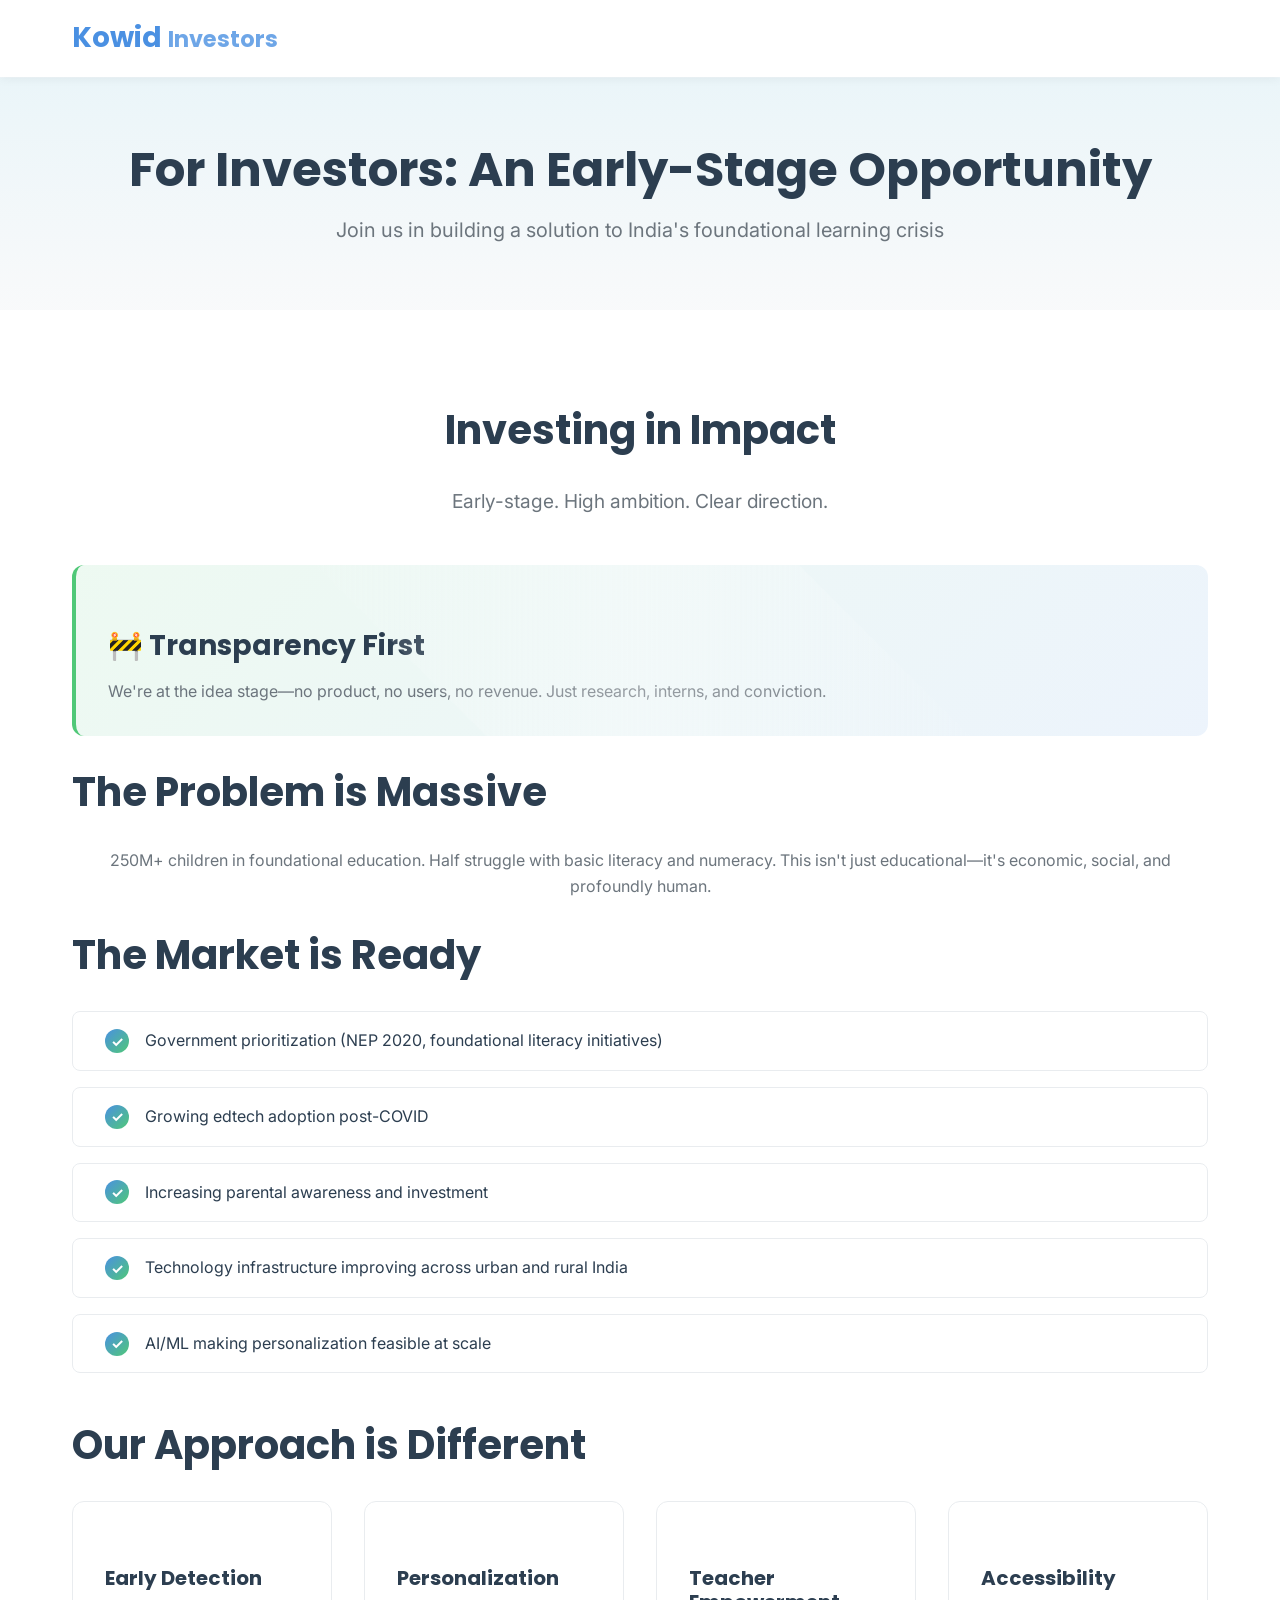
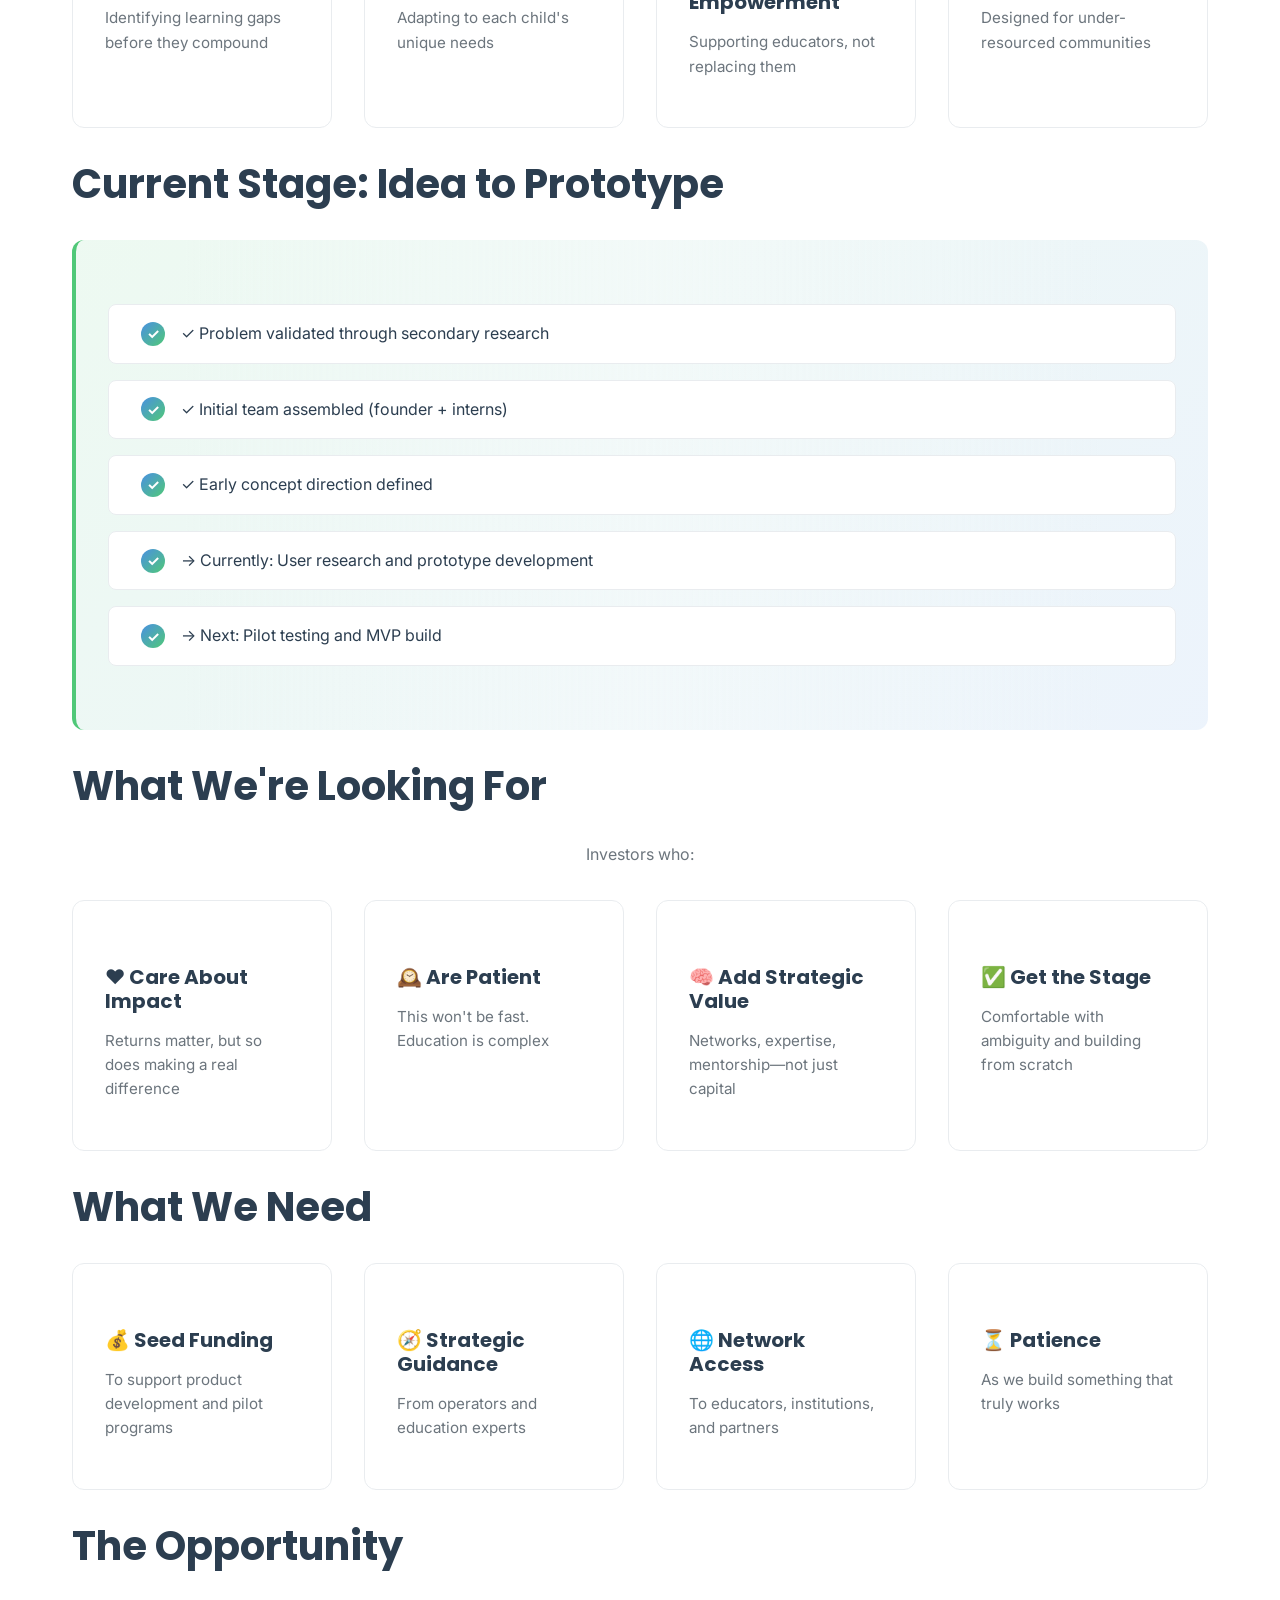
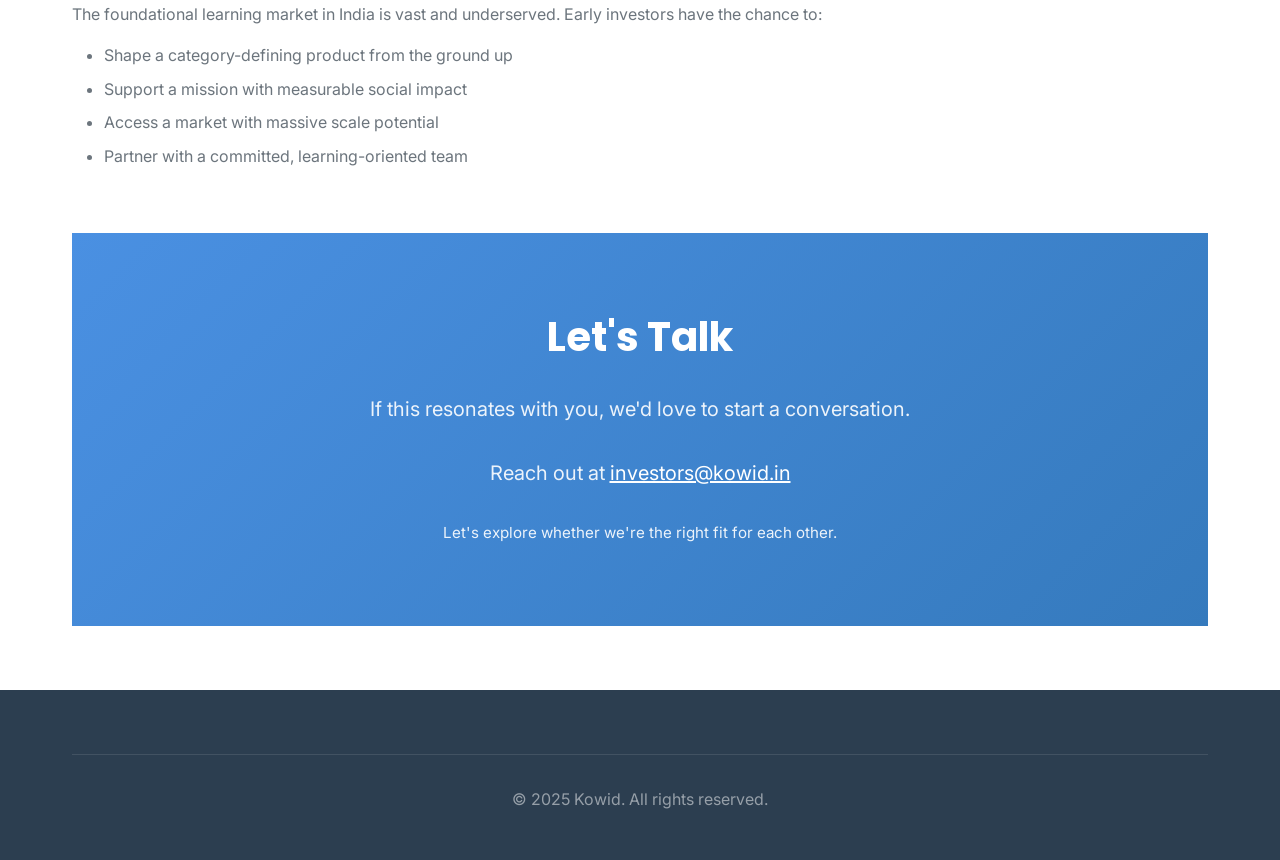
<file: investors-subdomain/index.html>
<!DOCTYPE html>
<html lang="en">
<head>
    <meta charset="UTF-8">
    <meta name="viewport" content="width=device-width, initial-scale=1.0">
    <meta name="description" content="Investment opportunity with Kowid - Early-stage education startup transforming foundational learning in India.">
    <meta name="robots" content="noindex, nofollow">
    <title>For Investors - Kowid</title>
    <link rel="stylesheet" href="styles.css">
    <link href="https://fonts.googleapis.com/css2?family=Inter:wght@300;400;500;600;700&family=Poppins:wght@600;700&display=swap" rel="stylesheet">
</head>
<body>
    <nav class="navbar" id="navbar">
        <div class="container nav-container">
            <div class="logo">
                <a href="index.html">Kowid <span style="font-size: 0.8em; opacity: 0.8;">Investors</span></a>
            </div>
        </div>
    </nav>

    <div class="page-header" style="background-image: linear-gradient(rgba(232, 244, 248, 0.9), rgba(248, 249, 250, 0.9)), url('https://images.unsplash.com/photo-1454165804606-c3d57bc86b40?w=1600&h=400&fit=crop&q=80'); background-size: cover; background-position: center;">
        <div class="container">
            <h1>For Investors: An Early-Stage Opportunity</h1>
            <p>Join us in building a solution to India's foundational learning crisis</p>
        </div>
    </div>

    <section class="content-section">
        <div class="container">
            <h2 style="text-align: center;">Investing in Impact</h2>
            <p style="text-align: center; font-size: 1.2rem; max-width: 700px; margin: 0 auto 3rem;">Early-stage. High ambition. Clear direction.</p>

            <div class="highlight-box">
                <h3>🚧 Transparency First</h3>
                <p style="margin-bottom: 0;">We're at the idea stage—no product, no users, no revenue. Just research, interns, and conviction.</p>
            </div>

            <h2>The Problem is Massive</h2>
            <p style="text-align: center;">250M+ children in foundational education. Half struggle with basic literacy and numeracy. This isn't just educational—it's economic, social, and profoundly human.</p>

            <h2>The Market is Ready</h2>
            <div class="feature-list">
                <div class="feature-item">Government prioritization (NEP 2020, foundational literacy initiatives)</div>
                <div class="feature-item">Growing edtech adoption post-COVID</div>
                <div class="feature-item">Increasing parental awareness and investment</div>
                <div class="feature-item">Technology infrastructure improving across urban and rural India</div>
                <div class="feature-item">AI/ML making personalization feasible at scale</div>
            </div>

            <h2 style="margin-top: 3rem;">Our Approach is Different</h2>
            <div class="cards-grid" style="margin: 2rem 0;">
                <div class="card">
                    <h3>Early Detection</h3>
                    <p>Identifying learning gaps before they compound</p>
                </div>
                <div class="card">
                    <h3>Personalization</h3>
                    <p>Adapting to each child's unique needs</p>
                </div>
                <div class="card">
                    <h3>Teacher Empowerment</h3>
                    <p>Supporting educators, not replacing them</p>
                </div>
                <div class="card">
                    <h3>Accessibility</h3>
                    <p>Designed for under-resourced communities</p>
                </div>
            </div>

            <h2>Current Stage: Idea to Prototype</h2>
            <div class="highlight-box">
                <div class="feature-list">
                    <div class="feature-item">✓ Problem validated through secondary research</div>
                    <div class="feature-item">✓ Initial team assembled (founder + interns)</div>
                    <div class="feature-item">✓ Early concept direction defined</div>
                    <div class="feature-item">→ Currently: User research and prototype development</div>
                    <div class="feature-item">→ Next: Pilot testing and MVP build</div>
                </div>
            </div>

            <h2>What We're Looking For</h2>
            <p style="text-align: center;">Investors who:</p>
            <div class="cards-grid">
                <div class="card">
                    <h3>❤️ Care About Impact</h3>
                    <p>Returns matter, but so does making a real difference</p>
                </div>
                <div class="card">
                    <h3>🕰️ Are Patient</h3>
                    <p>This won't be fast. Education is complex</p>
                </div>
                <div class="card">
                    <h3>🧠 Add Strategic Value</h3>
                    <p>Networks, expertise, mentorship—not just capital</p>
                </div>
                <div class="card">
                    <h3>✅ Get the Stage</h3>
                    <p>Comfortable with ambiguity and building from scratch</p>
                </div>
            </div>

            <h2>What We Need</h2>
            <div class="cards-grid">
                <div class="card">
                    <h3>💰 Seed Funding</h3>
                    <p>To support product development and pilot programs</p>
                </div>
                <div class="card">
                    <h3>🧭 Strategic Guidance</h3>
                    <p>From operators and education experts</p>
                </div>
                <div class="card">
                    <h3>🌐 Network Access</h3>
                    <p>To educators, institutions, and partners</p>
                </div>
                <div class="card">
                    <h3>⏳ Patience</h3>
                    <p>As we build something that truly works</p>
                </div>
            </div>

            <h2>The Opportunity</h2>
            <p>The foundational learning market in India is vast and underserved. Early investors have the chance to:</p>
            <ul>
                <li>Shape a category-defining product from the ground up</li>
                <li>Support a mission with measurable social impact</li>
                <li>Access a market with massive scale potential</li>
                <li>Partner with a committed, learning-oriented team</li>
            </ul>

            <div class="cta-section" style="margin-top: 4rem; padding: 3rem 0;">
                <div class="cta-content">
                    <h2>Let's Talk</h2>
                    <p>If this resonates with you, we'd love to start a conversation.</p>
                    <p>Reach out at <a href="mailto:investors@kowid.in" style="color: white; text-decoration: underline;">investors@kowid.in</a></p>
                    <p style="font-size: 0.95rem; margin-top: 1rem;">Let's explore whether we're the right fit for each other.</p>
                </div>
            </div>
        </div>
    </section>

    <footer class="footer">
        <div class="container">
            <div class="footer-bottom">
                <p>&copy; 2025 Kowid. All rights reserved.</p>
            </div>
        </div>
    </footer>

    <script src="script.js"></script>
</body>
</html>
</file>
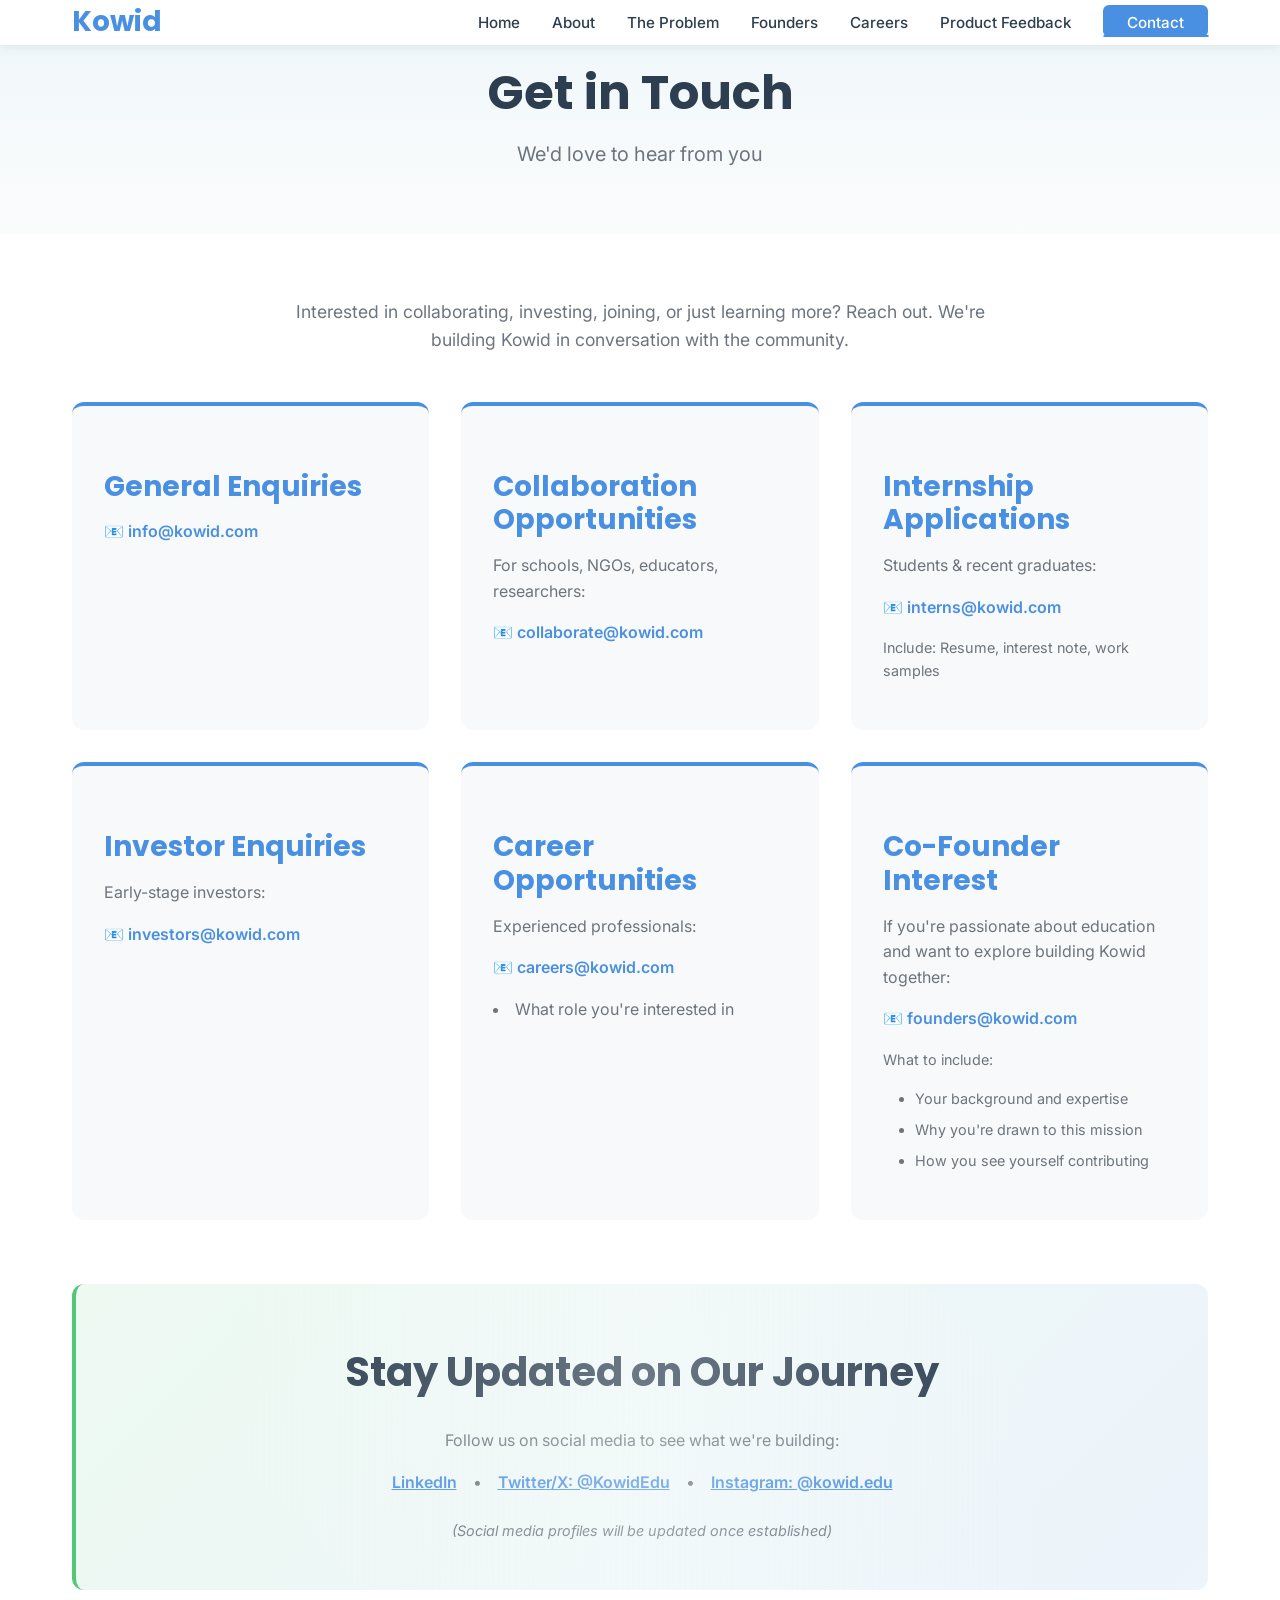
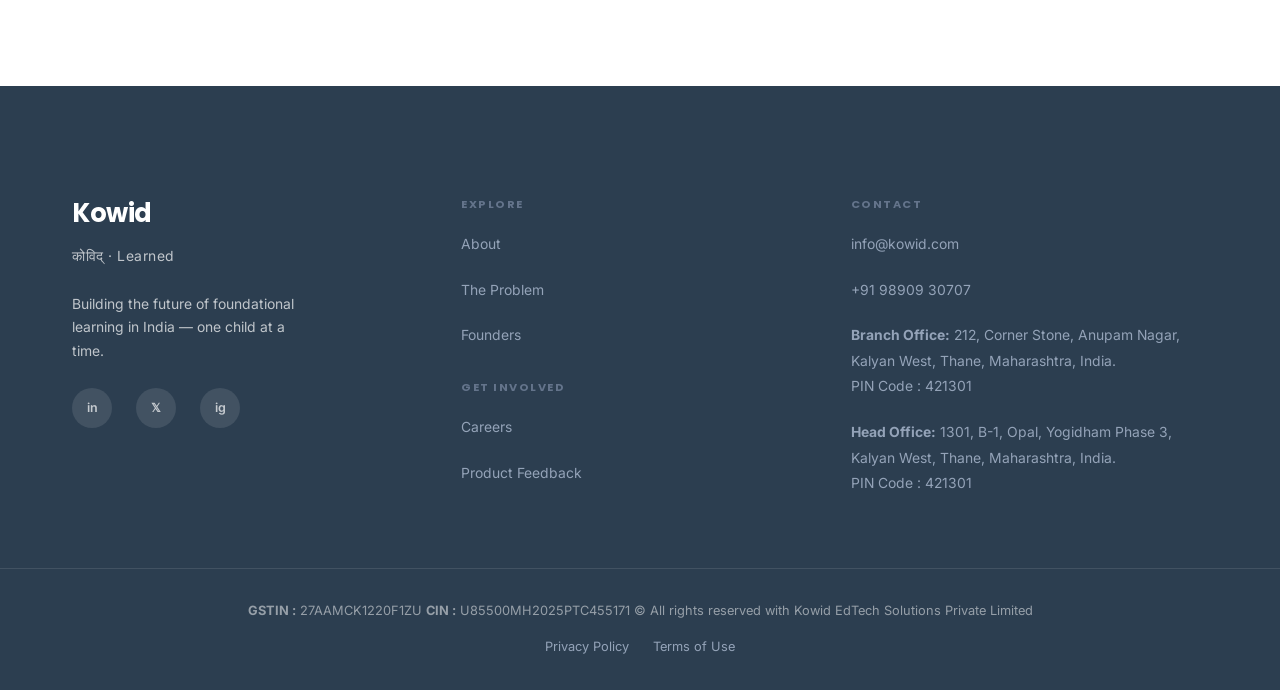
<file: contact.html>
<!DOCTYPE html>
<html lang="en">
<head>
    <meta charset="UTF-8">
    <meta name="viewport" content="width=device-width, initial-scale=1.0">
    <meta name="description" content="Contact Kowid - Get in touch for collaboration, investment, careers, or general enquiries.">
    <title>Contact Us - Kowid</title>
    <link rel="stylesheet" href="styles.css">
    <link href="https://fonts.googleapis.com/css2?family=Inter:wght@300;400;500;600;700&family=Poppins:wght@600;700&display=swap" rel="stylesheet">
</head>
<body>
    <nav class="navbar" id="navbar">
        <div class="container nav-container">
            <div class="logo">
                <a href="index.html">Kowid</a>
            </div>
            <button class="mobile-menu-toggle" id="mobileMenuToggle" aria-label="Toggle menu">
                <span></span>
                <span></span>
                <span></span>
            </button>
            <ul class="nav-menu" id="navMenu">
                <li><a href="index.html">Home</a></li>
                <li><a href="about.html">About</a></li>
                <li><a href="problem.html">The Problem</a></li>
                <li><a href="founders.html">Founders</a></li>
                <li><a href="careers.html">Careers</a></li>
                <li><a href="feedback.html">Product Feedback</a></li>
                <li><a href="contact.html" class="nav-cta active">Contact</a></li>
            </ul>
        </div>
    </nav>

    <div class="page-header" style="background-image: linear-gradient(rgba(232, 244, 248, 0.725), rgba(248, 249, 250, 0.577)), url('https://media.istockphoto.com/id/2189341261/photo/contact-us-customer-service-channel-concept-using-laptop-and-virtual-screen-icons-of-customer.webp?a=1&b=1&s=612x612&w=0&k=20&c=xOzJmztmuMH3LHntVCS6Sk-9-irx_rWBHusMbPO_Kms='); background-size: cover; background-position: center;">
        <div class="container">
            <h1>Get in Touch</h1>
            <p>We'd love to hear from you</p>
        </div>
    </div>

    <section class="content-section">
        <div class="container">
            <p style="text-align: center; font-size: 1.1rem; max-width: 700px; margin: 0 auto 3rem;">
                Interested in collaborating, investing, joining, or just learning more? Reach out. We're building Kowid in conversation with the community.
            </p>

            <div class="contact-grid">
                <div class="contact-card">
                    <h3>General Enquiries</h3>
                    <p><strong>📧 <a href="mailto:info@kowid.com">info@kowid.com</a></strong></p>
                </div>

                <div class="contact-card">
                    <h3>Collaboration Opportunities</h3>
                    <p>For schools, NGOs, educators, researchers:</p>
                    <p><strong>📧 <a href="mailto:collaborate@kowid.in">collaborate@kowid.com</a></strong></p>
                </div>

                <div class="contact-card">
                    <h3>Internship Applications</h3>
                    <p>Students & recent graduates:</p>
                    <p><strong>📧 <a href="mailto:interns@kowid.in">interns@kowid.com</a></strong></p>
                    <p style="font-size: 0.9rem; margin-top: 1rem;">Include: Resume, interest note, work samples</p>
                </div>

                <div class="contact-card">
                    <h3>Investor Enquiries</h3>
                    <p>Early-stage investors:</p>
                    <p><strong>📧 <a href="mailto:investors@kowid.in">investors@kowid.com</a></strong></p>
                </div>

                <div class="contact-card">
                    <h3>Career Opportunities</h3>
                    <p>Experienced professionals:</p>
                    <p><strong>📧 <a href="mailto:careers@kowid.in">careers@kowid.com</a></strong></p>
                        <li>What role you're interested in</li>
                    </ul>
                </div>

                <div class="contact-card">
                    <h3>Co-Founder Interest</h3>
                    <p>If you're passionate about education and want to explore building Kowid together:</p>
                    <p><strong>📧 <a href="mailto:founders@kowid.in">founders@kowid.com</a></strong></p>
                    <p style="font-size: 0.9rem; margin-top: 1rem;">What to include:</p>
                    <ul style="font-size: 0.9rem;">
                        <li>Your background and expertise</li>
                        <li>Why you're drawn to this mission</li>
                        <li>How you see yourself contributing</li>
                    </ul>
                </div>
            </div>

            <div class="highlight-box" style="margin-top: 4rem; text-align: center;">
                <h2>Stay Updated on Our Journey</h2>
                <p>Follow us on social media to see what we're building:</p>
                <div style="display: flex; gap: 1rem; justify-content: center; margin-top: 1rem; flex-wrap: wrap;">
                    <a href="https://in.linkedin.com/company/kowid-edtech" style="color: var(--primary-color); font-weight: 600;">LinkedIn</a>
                    <span style="color: var(--text-light);">•</span>
                    <a href="#" style="color: var(--primary-color); font-weight: 600;">Twitter/X: @KowidEdu</a>
                    <span style="color: var(--text-light);">•</span>
                    <a href="#" style="color: var(--primary-color); font-weight: 600;">Instagram: @kowid.edu</a>
                </div>
                <p style="font-size: 0.9rem; margin-top: 1.5rem; color: var(--text-light);"><em>(Social media profiles will be updated once established)</em></p>
            </div>
    </section>

    <!-- Main Footer -->
<footer class="footer">
  <div class="container">
    <div class="footer-grid">

      <!-- Brand col -->
      <div class="footer-col footer-brand">
        <h4 class="footer-logo">Kowid</h4>
        <p class="footer-script">कोविद् · Learned</p>
        <p>Building the future of foundational learning in India — one child at a time.</p>
        <div class="social-links">
          <a href="https://in.linkedin.com/company/kowid-edtech" aria-label="LinkedIn">in</a>
          <a href="https://twitter.com/kowid_edtech" aria-label="Twitter">𝕏</a>
          <a href="https://instagram.com/kowid_edtech" aria-label="Instagram">ig</a>
        </div>
      </div>

      <!-- Explore col -->
      <div class="footer-col">
        <h5 class="footer-col-heading">Explore</h5>
        <ul>
          <li><a href="about.html">About</a></li>
          <li><a href="problem.html">The Problem</a></li>
          <li><a href="founders.html">Founders</a></li>
        </ul>
        <br><h5 class="footer-col-heading">Get Involved</h5>
        <ul>
          <li><a href="careers.html">Careers</a></li>
          <li><a href="feedback.html">Product Feedback</a></li>
        </ul>
      </div>

      <!-- Contact col -->
      <div class="footer-col">
        <h5 class="footer-col-heading">Contact</h5>
        <ul>
          <li><a href="mailto:info@kowid.com">info@kowid.com</a></li>
          <li><a href="tel:+919890930707">+91 98909 30707</a></li>
          <li><span><b>Branch Office:</b> 212, Corner Stone, Anupam Nagar, Kalyan West, Thane, Maharashtra, India. <br>PIN Code : 421301</span></li>
          <li><span><b>Head Office:</b> 1301, B-1, Opal, Yogidham Phase 3, Kalyan West, Thane, Maharashtra, India. <br>PIN Code : 421301</span></li>
        </ul>
      </div>
    </div>
  </div>

  <!-- Bottom bar -->
  <div class="footer-bottom">
    <div class="container footer-bottom-inner" style="display: flex; flex-direction: column; align-items: center; gap: 1rem;">
      <p><b>GSTIN :</b> 27AAMCK1220F1ZU <b>CIN :</b> U85500MH2025PTC455171  © All rights reserved with Kowid EdTech Solutions Private Limited</p>
      <div class="footer-legal-links">
        <a href="privacy.html">Privacy Policy</a>
        <a href="terms.html">Terms of Use</a>
      </div>
      <a href="#heroSection" class="back-to-top" aria-label="Back to top">↑</a>
    </div>
  </div>
</footer>

    <script src="script.js"></script>
</body>
</html>
</file>
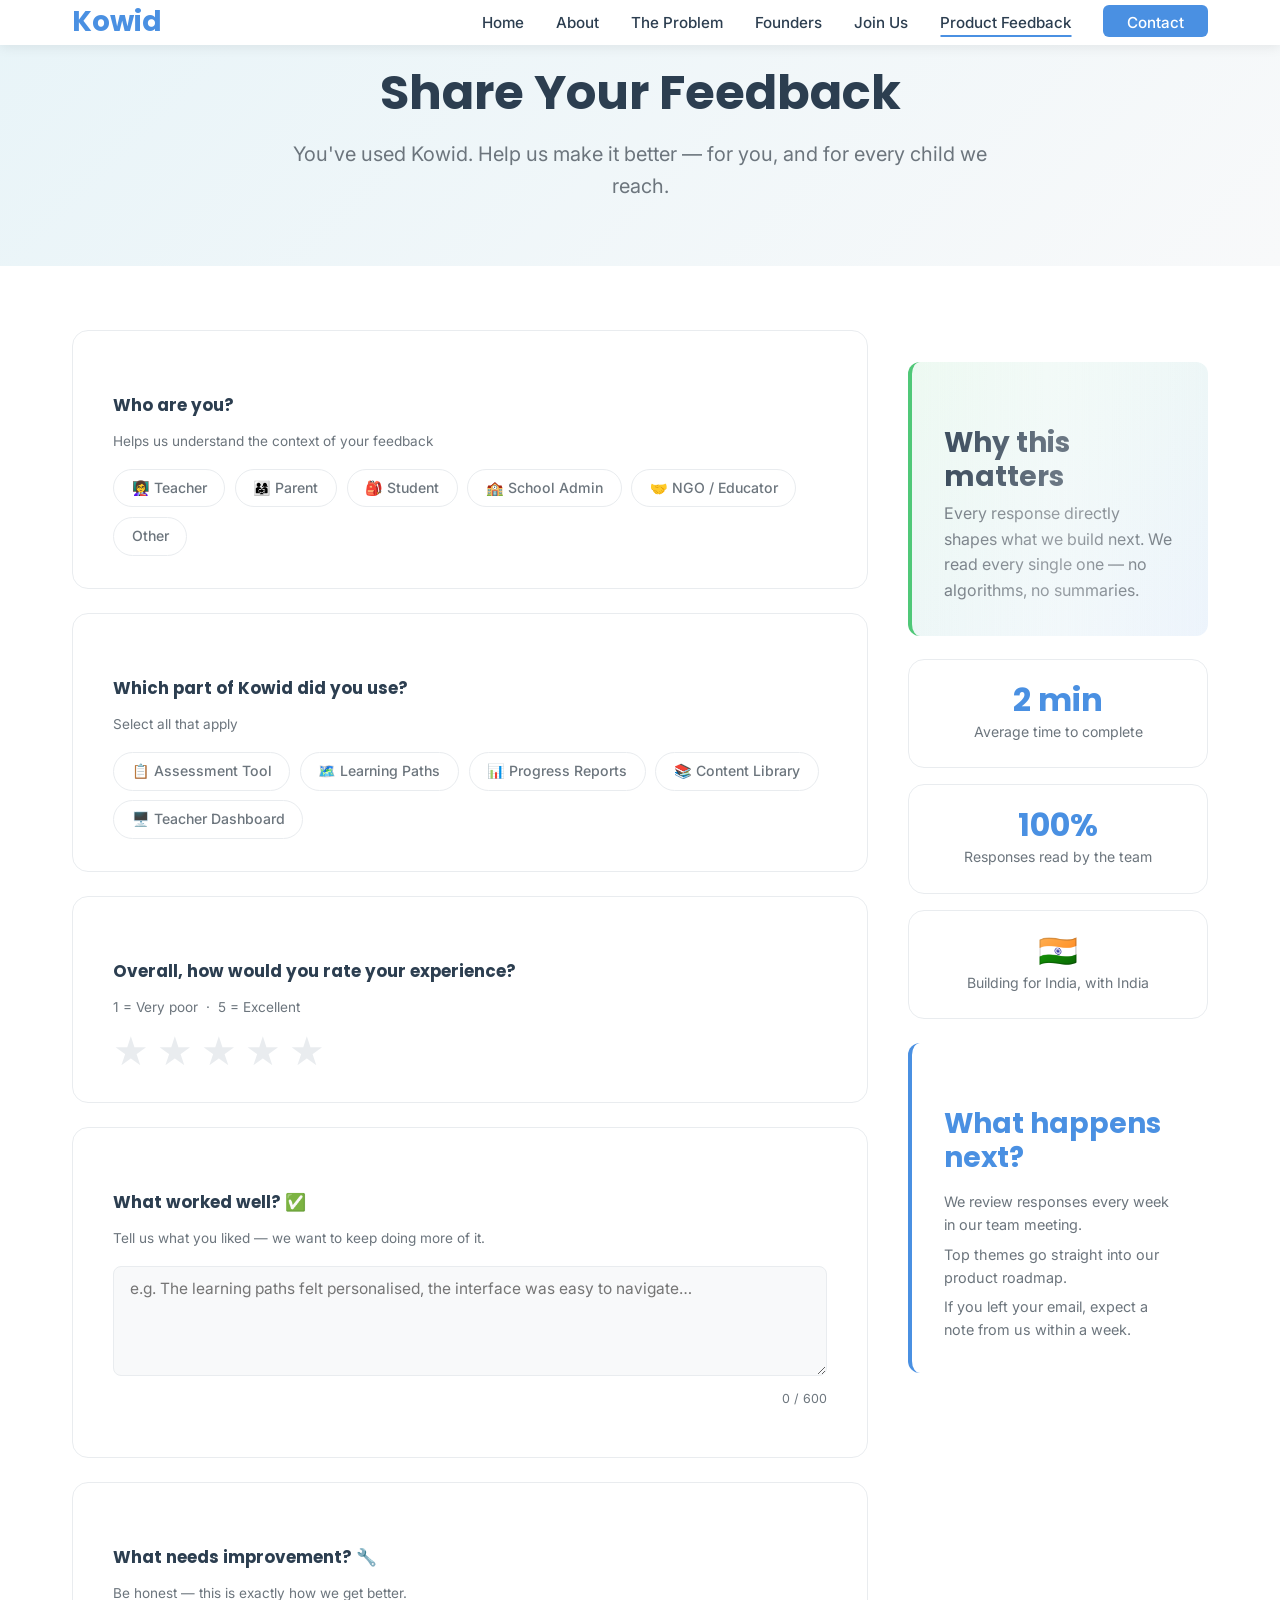
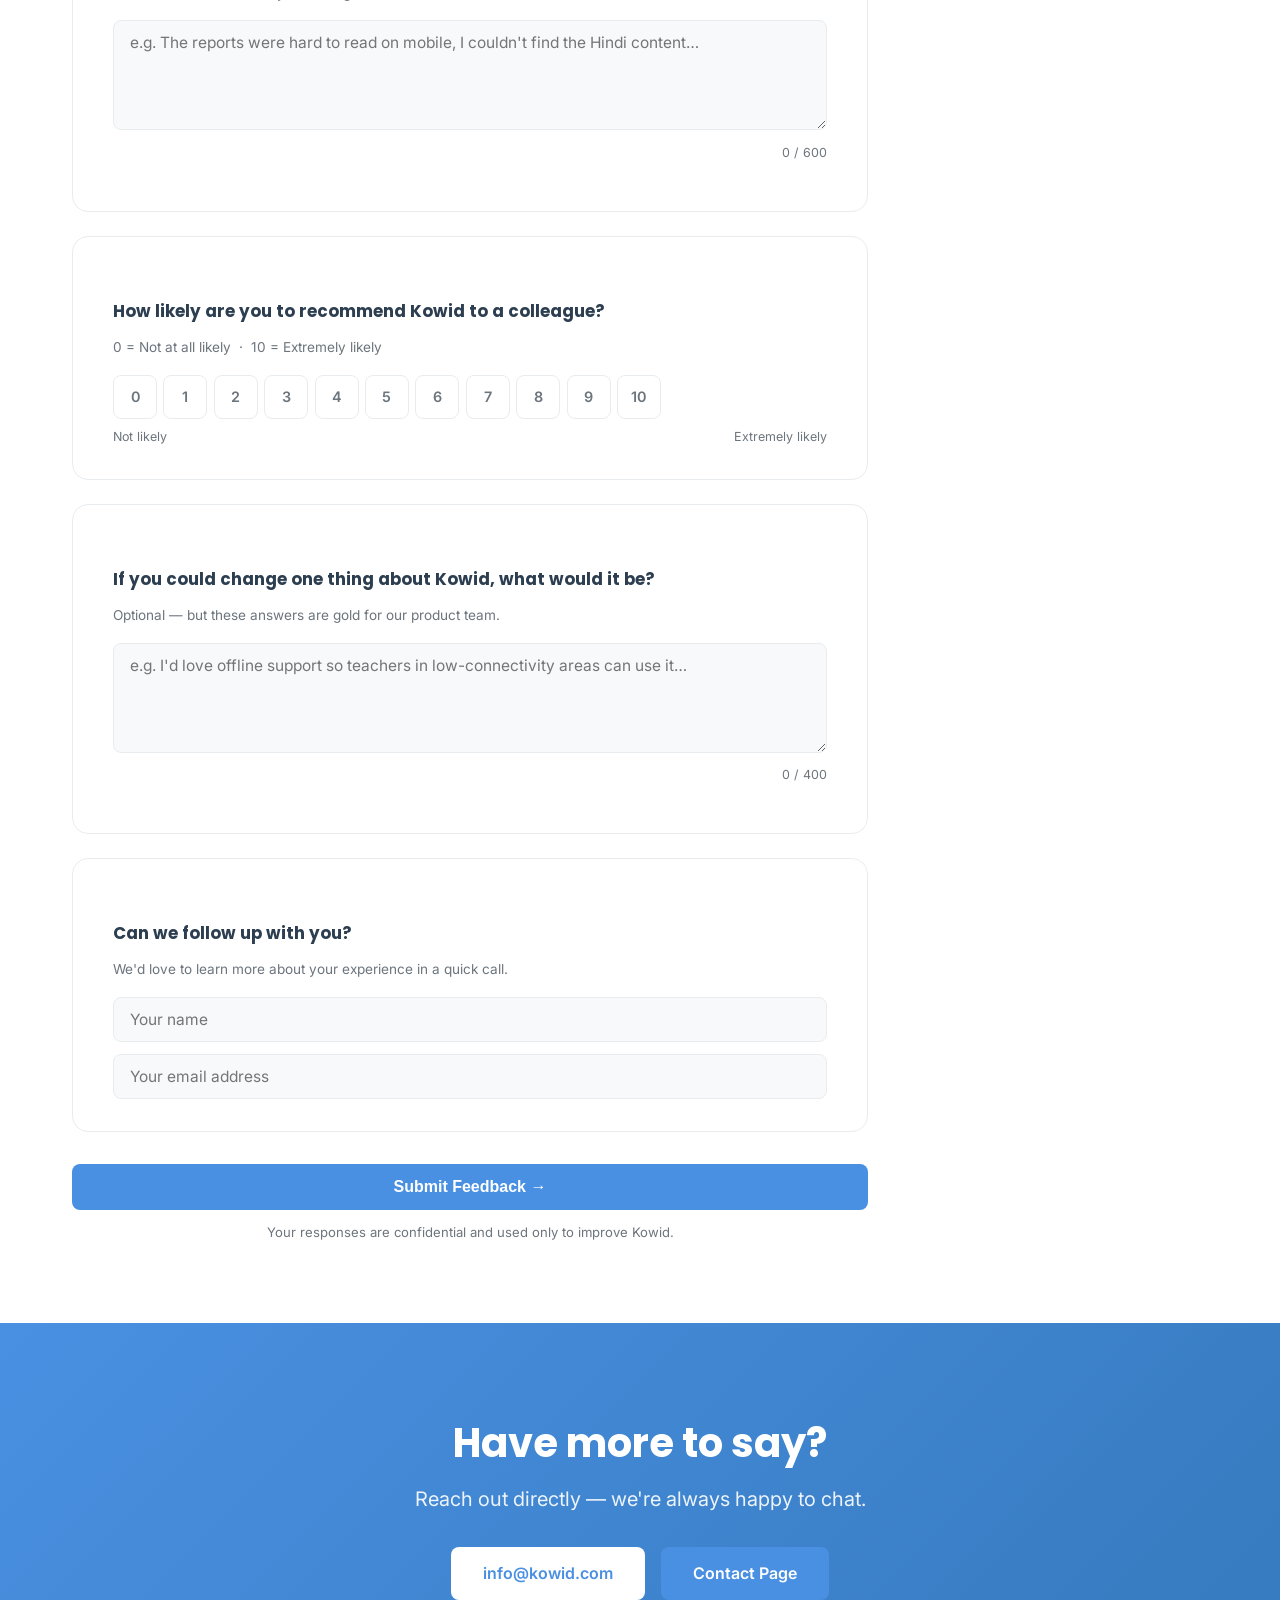
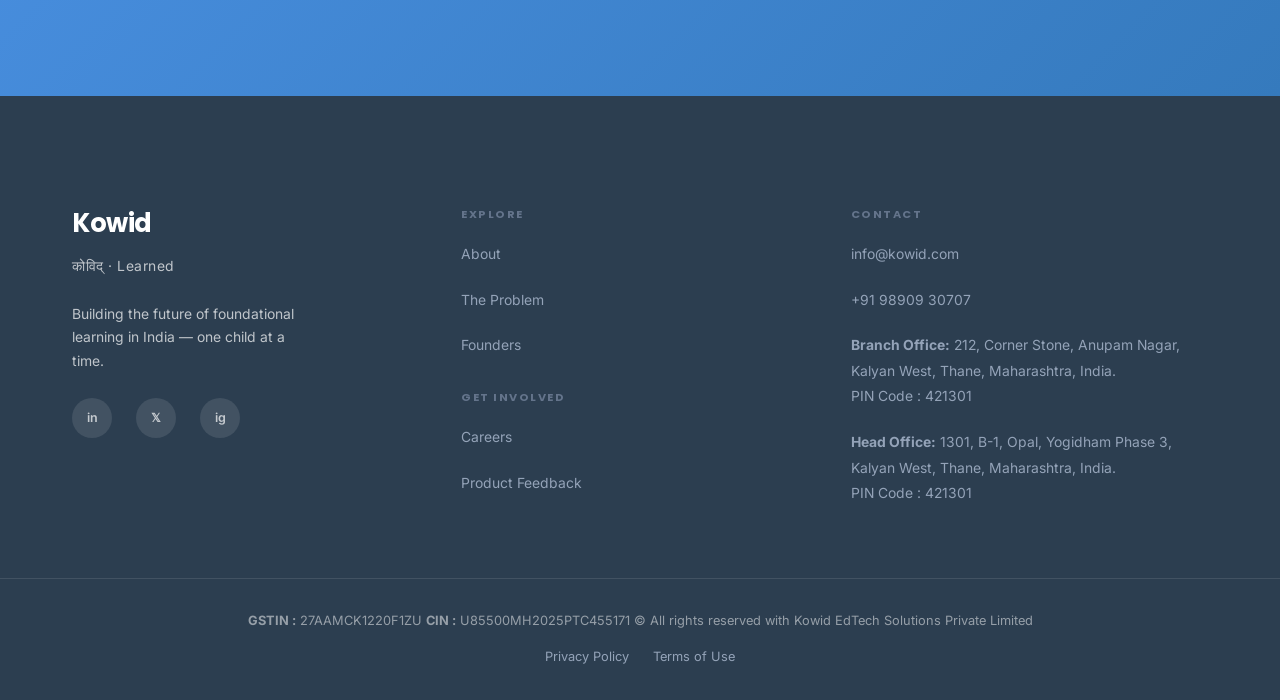
<file: feedback.html>
<!DOCTYPE html>
<html lang="en">
<head>
  <meta charset="UTF-8">
  <meta name="viewport" content="width=device-width, initial-scale=1.0">
  <meta name="description" content="Share your feedback on Kowid — help us build better learning tools for every child in India.">
  <title>Share Feedback - Kowid</title>
  <link rel="stylesheet" href="styles.css">
  <link rel="preconnect" href="https://fonts.googleapis.com">
  <link rel="preconnect" href="https://fonts.gstatic.com" crossorigin>
  <link href="https://fonts.googleapis.com/css2?family=Inter:wght@300;400;500;600;700&family=Poppins:wght@600;700;800;900&display=swap" rel="stylesheet">
</head>
<body>

  <!-- Page Loader -->
  <div class="page-loader" id="pageLoader">
    <div class="loader-spinner"></div>
  </div>

  <!-- Scroll Progress Bar -->
  <div class="scroll-progress" id="scrollProgress"></div>

  <!-- Navigation -->
  <nav class="navbar" id="navbar">
    <div class="container nav-container">
      <div class="logo"><a href="index.html">Kowid</a></div>
      <button class="mobile-menu-toggle" id="mobileMenuToggle" aria-label="Toggle menu">
        <span></span><span></span><span></span>
      </button>
      <ul class="nav-menu" id="navMenu">
        <li><a href="index.html">Home</a></li>
                <li><a href="about.html">About</a></li>
                <li><a href="problem.html">The Problem</a></li>
                <li><a href="founders.html">Founders</a></li>
                <li><a href="careers.html">Join Us</a></li>
                <li><a href="feedback.html" class="active">Product Feedback</a></li>
                <li><a href="contact.html" class="nav-cta">Contact</a></li>
      </ul>
    </div>
  </nav>

  <!-- Page Header -->
  <div class="page-header">
    <div class="container">
      <h1 class="animate-on-scroll fade-up">Share Your Feedback</h1>
      <p class="animate-on-scroll fade-up stagger-1">
        You've used Kowid. Help us make it better — for you, and for every child we reach.
      </p>
    </div>
  </div>

  <!-- Main Content -->
  <section class="content-section">
    <div class="container">
      <div class="feedback-layout">

        <!-- ── Left: Feedback Form ── -->
        <div>

          <!-- Success card (shown on submit) -->
          <div class="success-card" id="successCard">
            <span class="success-icon">🎉</span>
            <h2>Thank you!</h2>
            <p>Your feedback means the world to us. Every response helps us build better learning tools for children across India.</p>
            <a href="index.html" class="btn btn-primary">Back to Home</a>
          </div>

          <!-- Feedback Form -->
          <form id="feedbackForm" novalidate>

            <!-- 1. Who are you? -->
            <div class="form-section animate-on-scroll fade-up stagger-1">
              <h3>Who are you?</h3>
              <p class="form-hint">Helps us understand the context of your feedback</p>
              <div class="pill-group">
                <input type="radio" name="role" id="role-teacher" value="Teacher">
                <label for="role-teacher">👩‍🏫 Teacher</label>

                <input type="radio" name="role" id="role-parent" value="Parent">
                <label for="role-parent">👨‍👩‍👧 Parent</label>

                <input type="radio" name="role" id="role-student" value="Student">
                <label for="role-student">🎒 Student</label>

                <input type="radio" name="role" id="role-principal" value="School Admin">
                <label for="role-principal">🏫 School Admin</label>

                <input type="radio" name="role" id="role-ngo" value="NGO / Educator">
                <label for="role-ngo">🤝 NGO / Educator</label>

                <input type="radio" name="role" id="role-other" value="Other">
                <label for="role-other">Other</label>
              </div>
            </div>

            <!-- 2. Which feature did you use? -->
            <div class="form-section animate-on-scroll fade-up stagger-2">
              <h3>Which part of Kowid did you use?</h3>
              <p class="form-hint">Select all that apply</p>
              <div class="pill-group">
                <input type="checkbox" name="feature" id="feat-assessment" value="Assessment Tool">
                <label for="feat-assessment">📋 Assessment Tool</label>

                <input type="checkbox" name="feature" id="feat-learning" value="Learning Paths">
                <label for="feat-learning">🗺️ Learning Paths</label>

                <input type="checkbox" name="feature" id="feat-reports" value="Progress Reports">
                <label for="feat-reports">📊 Progress Reports</label>

                <input type="checkbox" name="feature" id="feat-content" value="Content Library">
                <label for="feat-content">📚 Content Library</label>

                <input type="checkbox" name="feature" id="feat-dashboard" value="Teacher Dashboard">
                <label for="feat-dashboard">🖥️ Teacher Dashboard</label>
              </div>
            </div>

            <!-- 3. Overall rating -->
            <div class="form-section animate-on-scroll fade-up stagger-3">
              <h3>Overall, how would you rate your experience?</h3>
              <p class="form-hint">1 = Very poor &nbsp;·&nbsp; 5 = Excellent</p>
              <div class="star-group">
                <input type="radio" name="rating" id="star5" value="5"><label for="star5" title="Excellent">★</label>
                <input type="radio" name="rating" id="star4" value="4"><label for="star4" title="Good">★</label>
                <input type="radio" name="rating" id="star3" value="3"><label for="star3" title="Okay">★</label>
                <input type="radio" name="rating" id="star2" value="2"><label for="star2" title="Poor">★</label>
                <input type="radio" name="rating" id="star1" value="1"><label for="star1" title="Very poor">★</label>
              </div>
            </div>

            <!-- 4. What worked well? -->
            <div class="form-section animate-on-scroll fade-up stagger-4">
              <h3>What worked well? ✅</h3>
              <p class="form-hint">Tell us what you liked — we want to keep doing more of it.</p>
              <textarea class="field-textarea" id="whatWorked" name="whatWorked"
                        placeholder="e.g. The learning paths felt personalised, the interface was easy to navigate…"
                        maxlength="600" rows="4"></textarea>
              <p class="char-counter"><span id="workedCount">0</span> / 600</p>
            </div>

            <!-- 5. What needs improvement? -->
            <div class="form-section animate-on-scroll fade-up stagger-5">
              <h3>What needs improvement? 🔧</h3>
              <p class="form-hint">Be honest — this is exactly how we get better.</p>
              <textarea class="field-textarea" id="improvements" name="improvements"
                        placeholder="e.g. The reports were hard to read on mobile, I couldn't find the Hindi content…"
                        maxlength="600" rows="4"></textarea>
              <p class="char-counter"><span id="improvCount">0</span> / 600</p>
            </div>

            <!-- 6. NPS -->
            <div class="form-section animate-on-scroll fade-up stagger-6">
              <h3>How likely are you to recommend Kowid to a colleague?</h3>
              <p class="form-hint">0 = Not at all likely &nbsp;·&nbsp; 10 = Extremely likely</p>
              <div class="nps-scale">
                <input type="radio" name="nps" id="nps0" value="0"><label for="nps0">0</label>
                <input type="radio" name="nps" id="nps1" value="1"><label for="nps1">1</label>
                <input type="radio" name="nps" id="nps2" value="2"><label for="nps2">2</label>
                <input type="radio" name="nps" id="nps3" value="3"><label for="nps3">3</label>
                <input type="radio" name="nps" id="nps4" value="4"><label for="nps4">4</label>
                <input type="radio" name="nps" id="nps5" value="5"><label for="nps5">5</label>
                <input type="radio" name="nps" id="nps6" value="6"><label for="nps6">6</label>
                <input type="radio" name="nps" id="nps7" value="7"><label for="nps7">7</label>
                <input type="radio" name="nps" id="nps8" value="8"><label for="nps8">8</label>
                <input type="radio" name="nps" id="nps9" value="9"><label for="nps9">9</label>
                <input type="radio" name="nps" id="nps10" value="10"><label for="nps10">10</label>
              </div>
              <div class="nps-labels">
                <span>Not likely</span>
                <span>Extremely likely</span>
              </div>
            </div>

            <!-- 7. One thing to change -->
            <div class="form-section animate-on-scroll fade-up">
              <h3>If you could change one thing about Kowid, what would it be?</h3>
              <p class="form-hint">Optional — but these answers are gold for our product team.</p>
              <textarea class="field-textarea" id="oneChange" name="oneChange"
                        placeholder="e.g. I'd love offline support so teachers in low-connectivity areas can use it…"
                        maxlength="400" rows="3"></textarea>
              <p class="char-counter"><span id="changeCount">0</span> / 400</p>
            </div>

            <!-- 8. Contact (optional) -->
            <div class="form-section animate-on-scroll fade-up">
              <h3>Can we follow up with you? <span style="font-weight:400;color:var(--text-light);"></span></h3>
              <p class="form-hint">We'd love to learn more about your experience in a quick call.</p>
              <input type="text" class="field-input" id="name" name="name"
                     placeholder="Your name" style="margin-bottom:0.75rem;">
              <input type="email" class="field-input" id="email" name="email"
                     placeholder="Your email address">
            </div>

            <!-- Submit -->
            <div class="animate-on-scroll fade-up">
              <button type="submit" class="btn btn-primary btn-submit">
                Submit Feedback →
              </button>
              <p style="text-align:center;font-size:0.82rem;margin-top:0.75rem;">
                Your responses are confidential and used only to improve Kowid.
              </p>
            </div>

          </form>
        </div>

        <!-- ── Right: Sidebar ── -->
        <aside class="feedback-sidebar animate-on-scroll fade-right">

          <!-- Why your feedback matters -->
          <div class="highlight-box" style="margin-bottom:1.5rem;">
            <h3 style="color:var(--text-dark);margin-bottom:0.5rem;">Why this matters</h3>
            <p style="margin-bottom:0;">Every response directly shapes what we build next. We read every single one — no algorithms, no summaries.</p>
          </div>

          <!-- Stats -->
          <div class="stat-box">
            <span class="stat-num">2 min</span>
            <p>Average time to complete</p>
          </div>
          <div class="stat-box">
            <span class="stat-num">100%</span>
            <p>Responses read by the team</p>
          </div>
          <div class="stat-box">
            <span class="stat-num">🇮🇳</span>
            <p>Building for India, with India</p>
          </div>

          <!-- What happens next -->
          <div class="overview-item" style="margin-top:1.5rem;">
            <h3>What happens next?</h3>
            <p style="font-size:0.9rem;margin-bottom:0.4rem;">We review responses every week in our team meeting.</p>
            <p style="font-size:0.9rem;margin-bottom:0.4rem;">Top themes go straight into our product roadmap.</p>
            <p style="font-size:0.9rem;margin:0;">If you left your email, expect a note from us within a week.</p>
          </div>

        </aside>
      </div>
    </div>
  </section>

  <!-- CTA strip -->
  <section class="cta-section">
    <div class="container">
      <div class="cta-content">
        <h2>Have more to say?</h2>
        <p>Reach out directly — we're always happy to chat.</p>
        <div class="cta-buttons">
          <a href="mailto:info@kowid.com" class="btn btn-white">info@kowid.com</a>
          <a href="contact.html" class="btn btn-primary">Contact Page</a>
        </div>
      </div>
    </div>
  </section>

  <!-- Main Footer -->
<footer class="footer">
  <div class="container">
    <div class="footer-grid">

      <!-- Brand col -->
      <div class="footer-col footer-brand">
        <h4 class="footer-logo">Kowid</h4>
        <p class="footer-script">कोविद् · Learned</p>
        <p>Building the future of foundational learning in India — one child at a time.</p>
        <div class="social-links">
          <a href="https://in.linkedin.com/company/kowid-edtech" aria-label="LinkedIn">in</a>
          <a href="https://twitter.com/kowid_edtech" aria-label="Twitter">𝕏</a>
          <a href="https://instagram.com/kowid_edtech" aria-label="Instagram">ig</a>
        </div>
      </div>

      <!-- Explore col -->
      <div class="footer-col">
        <h5 class="footer-col-heading">Explore</h5>
        <ul>
          <li><a href="about.html">About</a></li>
          <li><a href="problem.html">The Problem</a></li>
          <li><a href="founders.html">Founders</a></li>
        </ul>
        <br><h5 class="footer-col-heading">Get Involved</h5>
        <ul>
          <li><a href="careers.html">Careers</a></li>
          <li><a href="feedback.html">Product Feedback</a></li>
        </ul>
      </div>

      <!-- Contact col -->
      <div class="footer-col">
        <h5 class="footer-col-heading">Contact</h5>
        <ul>
          <li><a href="mailto:info@kowid.com">info@kowid.com</a></li>
          <li><a href="tel:+919890930707">+91 98909 30707</a></li>
          <li><span><b>Branch Office:</b> 212, Corner Stone, Anupam Nagar, Kalyan West, Thane, Maharashtra, India. <br>PIN Code : 421301</span></li>
          <li><span><b>Head Office:</b> 1301, B-1, Opal, Yogidham Phase 3, Kalyan West, Thane, Maharashtra, India. <br>PIN Code : 421301</span></li>
        </ul>
      </div>
    </div>
  </div>

  <!-- Bottom bar -->
  <div class="footer-bottom">
    <div class="container footer-bottom-inner" style="display: flex; flex-direction: column; align-items: center; gap: 1rem;">
      <p><b>GSTIN :</b> 27AAMCK1220F1ZU <b>CIN :</b> U85500MH2025PTC455171  © All rights reserved with Kowid EdTech Solutions Private Limited</p>
      <div class="footer-legal-links">
        <a href="privacy.html">Privacy Policy</a>
        <a href="terms.html">Terms of Use</a>
      </div>
      <a href="#heroSection" class="back-to-top" aria-label="Back to top">↑</a>
    </div>
  </div>
</footer>

  <button class="back-to-top" id="backToTop" aria-label="Back to top">↑</button>
  <script src="script.js"></script>
</body>
</html>
</file>
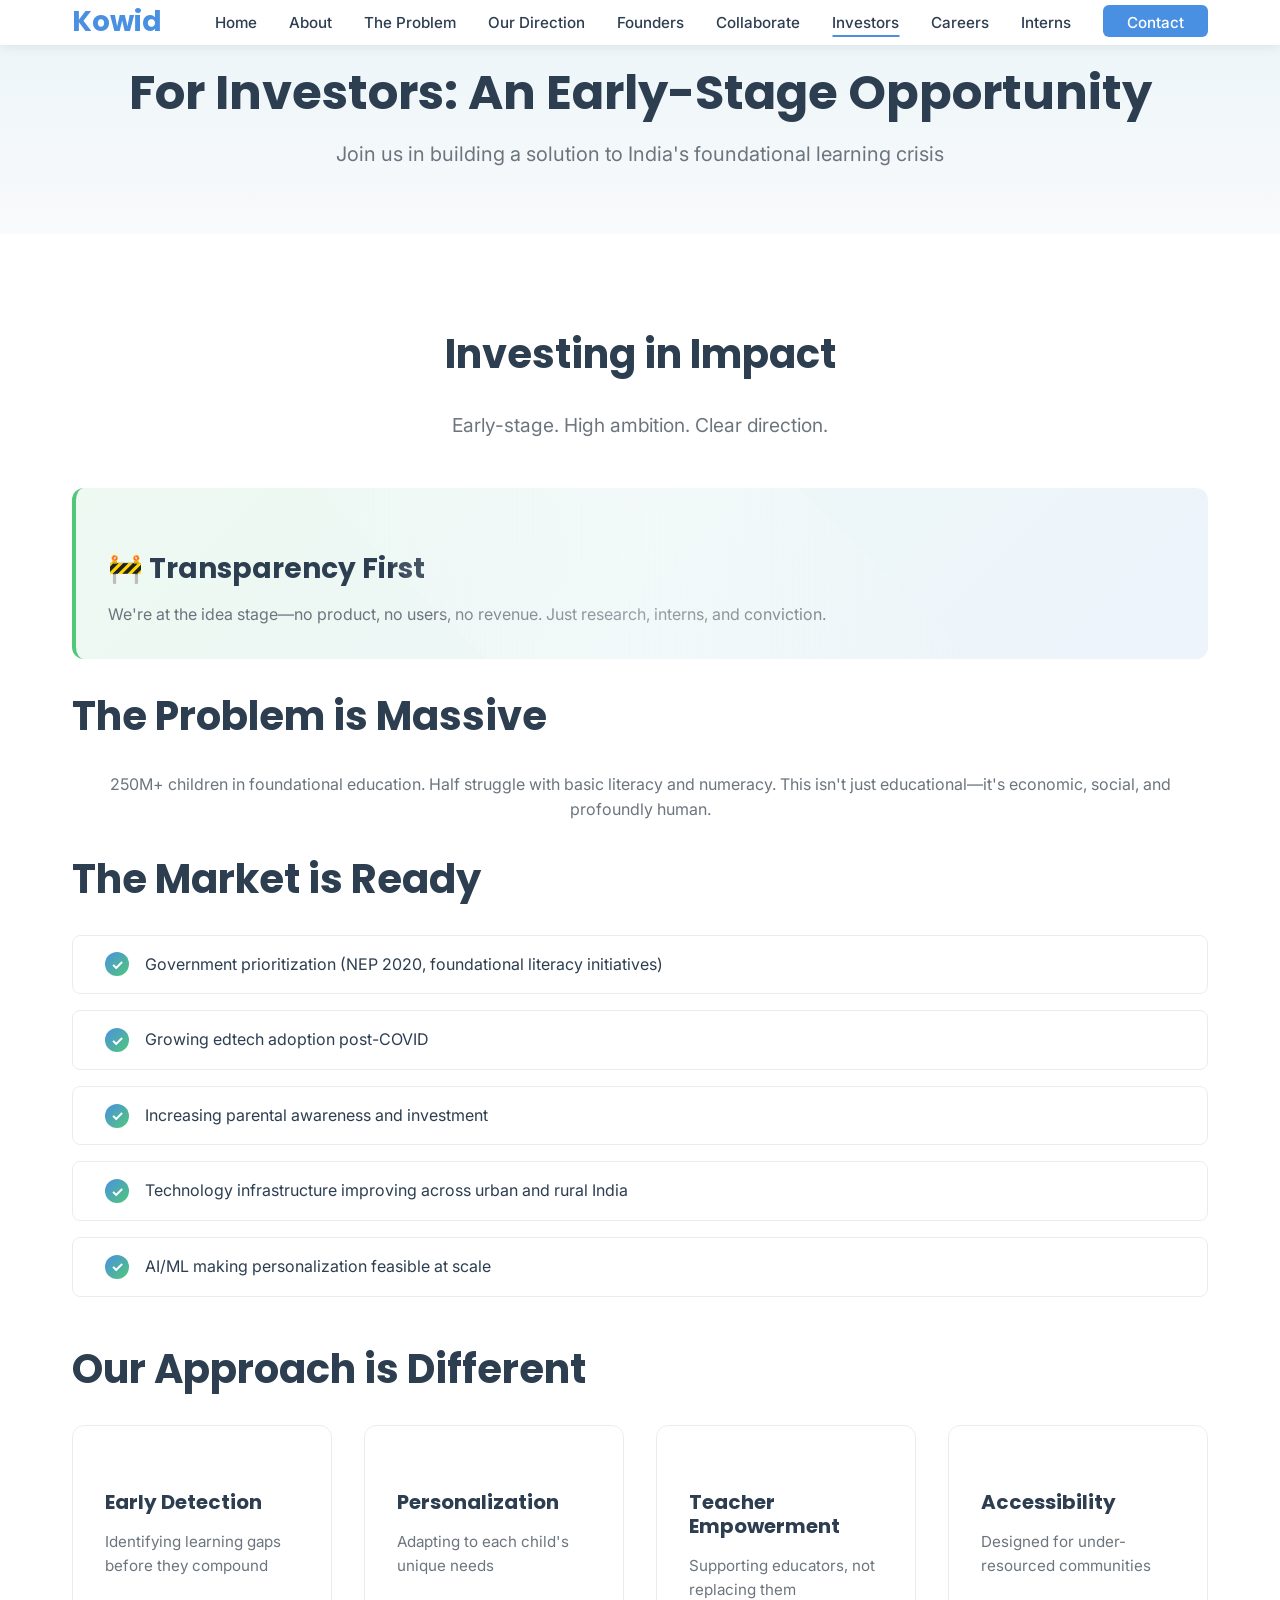
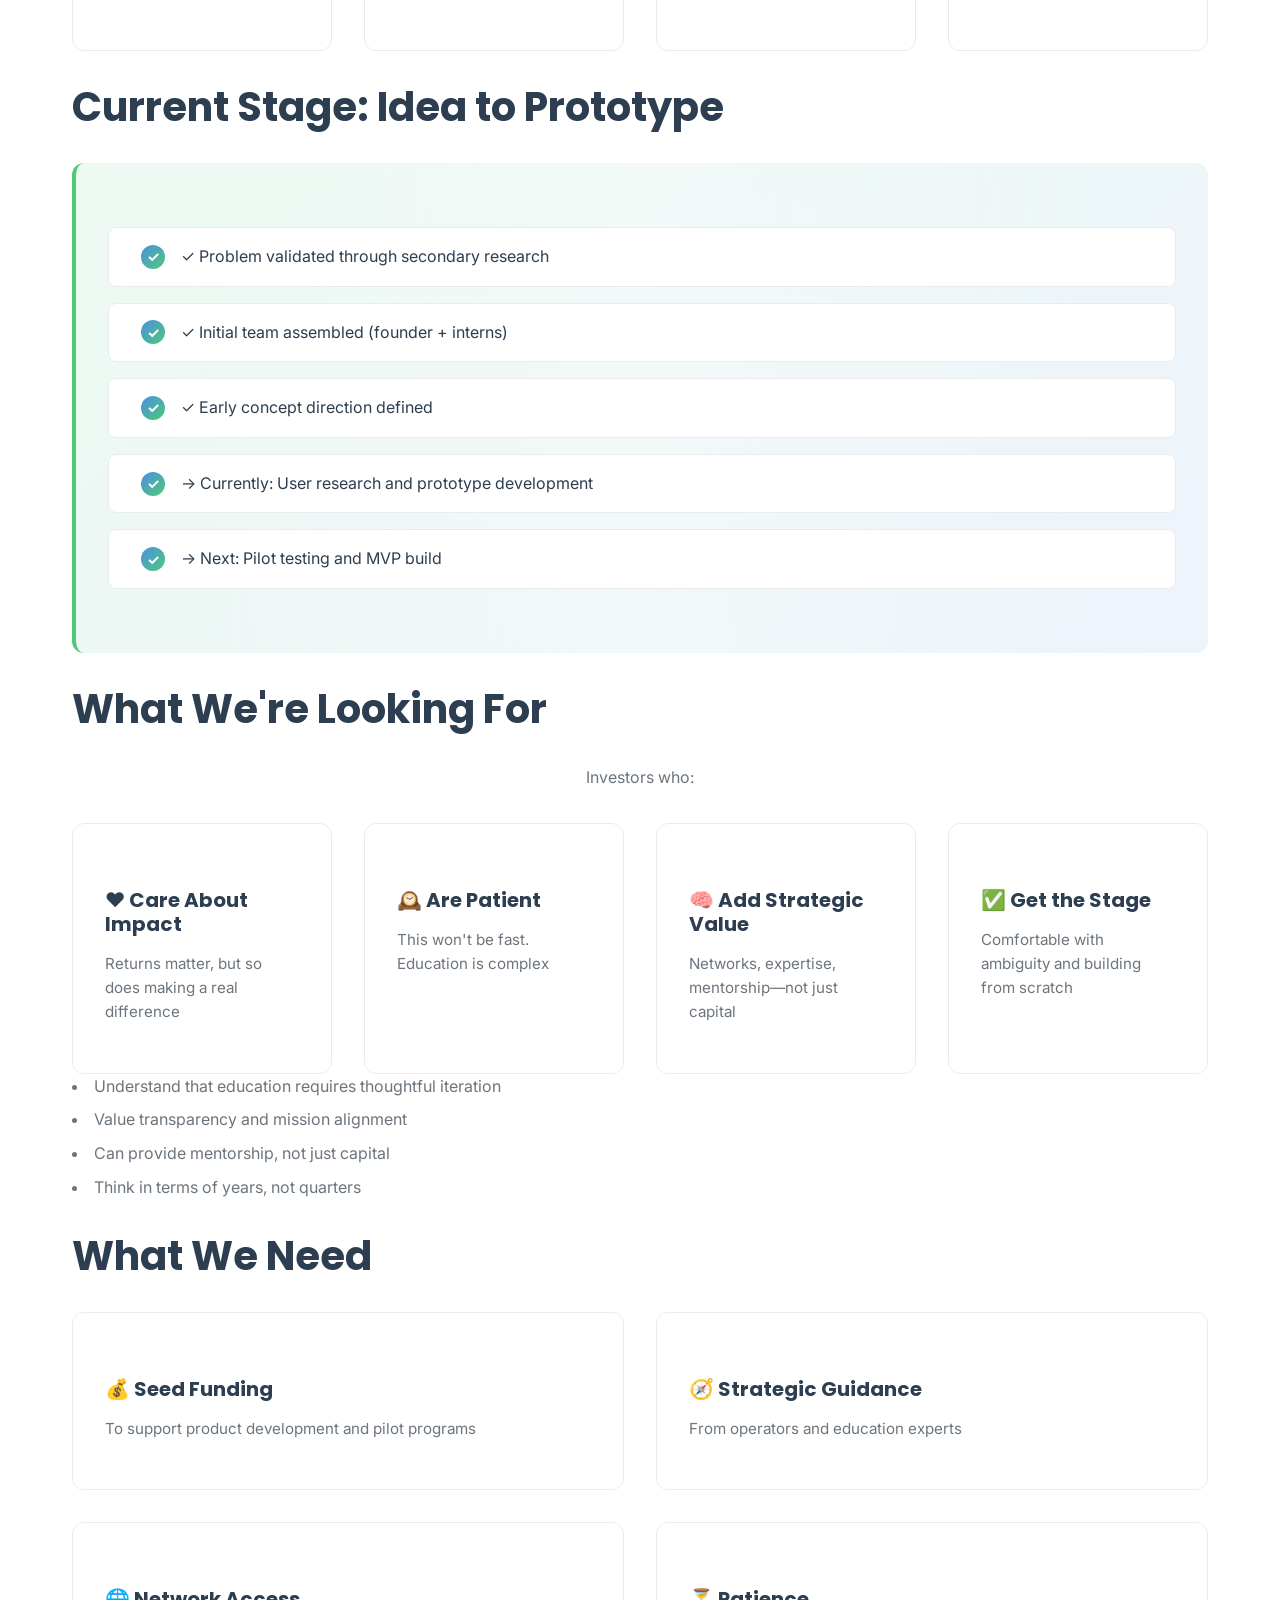
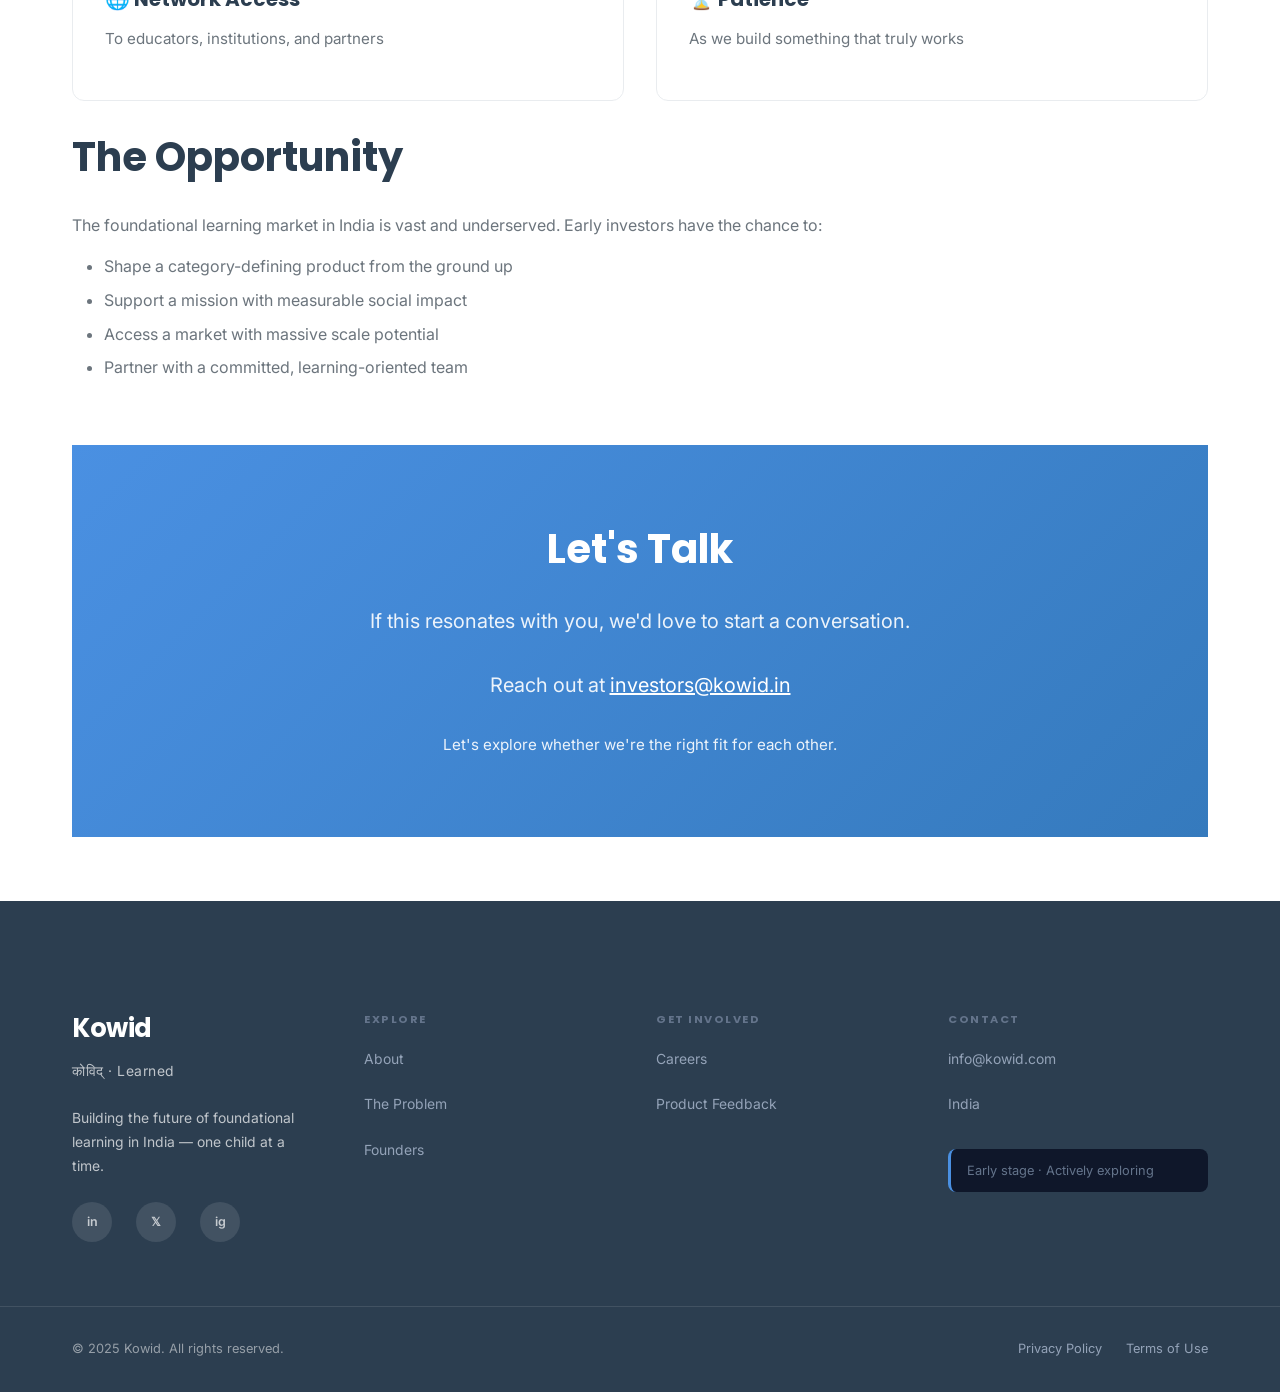
<file: investors.html>
<!DOCTYPE html>
<html lang="en">
<head>
    <meta charset="UTF-8">
    <meta name="viewport" content="width=device-width, initial-scale=1.0">
    <meta name="description" content="Investment opportunity with Kowid - Early-stage education startup transforming foundational learning in India.">
    <title>For Investors - Kowid</title>
    <link rel="stylesheet" href="styles.css">
    <link href="https://fonts.googleapis.com/css2?family=Inter:wght@300;400;500;600;700&family=Poppins:wght@600;700&display=swap" rel="stylesheet">
</head>
<body>
    <nav class="navbar" id="navbar">
        <div class="container nav-container">
            <div class="logo">
                <a href="index.html">Kowid</a>
            </div>
            <button class="mobile-menu-toggle" id="mobileMenuToggle" aria-label="Toggle menu">
                <span></span>
                <span></span>
                <span></span>
            </button>
            <ul class="nav-menu" id="navMenu">
                <li><a href="index.html">Home</a></li>
                <li><a href="about.html">About</a></li>
                <li><a href="problem.html">The Problem</a></li>
                <li><a href="solution.html">Our Direction</a></li>
                <li><a href="founders.html">Founders</a></li>
                <li><a href="collaborate.html">Collaborate</a></li>
                <li><a href="investors.html" class="active">Investors</a></li>
                <li><a href="careers.html">Careers</a></li>
                <li><a href="interns.html">Interns</a></li>
                <li><a href="contact.html" class="nav-cta">Contact</a></li>
            </ul>
        </div>
    </nav>

    <div class="page-header" style="background-image: linear-gradient(rgba(232, 244, 248, 0.9), rgba(248, 249, 250, 0.9)), url('https://images.unsplash.com/photo-1454165804606-c3d57bc86b40?w=1600&h=400&fit=crop&q=80'); background-size: cover; background-position: center;">
        <div class="container">
            <h1>For Investors: An Early-Stage Opportunity</h1>
            <p>Join us in building a solution to India's foundational learning crisis</p>
        </div>
    </div>

    <section class="content-section">
        <div class="container">
            <h2 style="text-align: center;">Investing in Impact</h2>
            <p style="text-align: center; font-size: 1.2rem; max-width: 700px; margin: 0 auto 3rem;">Early-stage. High ambition. Clear direction.</p>

            <div class="highlight-box">
                <h3>🚧 Transparency First</h3>
                <p style="margin-bottom: 0;">We're at the idea stage—no product, no users, no revenue. Just research, interns, and conviction.</p>
            </div>

            <h2>The Problem is Massive</h2>
            <p style="text-align: center;">250M+ children in foundational education. Half struggle with basic literacy and numeracy. This isn't just educational—it's economic, social, and profoundly human.</p>

            <h2>The Market is Ready</h2>
            <div class="feature-list">
                <div class="feature-item">Government prioritization (NEP 2020, foundational literacy initiatives)</div>
                <div class="feature-item">Growing edtech adoption post-COVID</div>
                <div class="feature-item">Increasing parental awareness and investment</div>
                <div class="feature-item">Technology infrastructure improving across urban and rural India</div>
                <div class="feature-item">AI/ML making personalization feasible at scale</div>
            </div>

            <h2 style="margin-top: 3rem;">Our Approach is Different</h2>
            <div class="cards-grid" style="margin: 2rem 0;">
                <div class="card">
                    <h3>Early Detection</h3>
                    <p>Identifying learning gaps before they compound</p>
                </div>
                <div class="card">
                    <h3>Personalization</h3>
                    <p>Adapting to each child's unique needs</p>
                </div>
                <div class="card">
                    <h3>Teacher Empowerment</h3>
                    <p>Supporting educators, not replacing them</p>
                </div>
                <div class="card">
                    <h3>Accessibility</h3>
                    <p>Designed for under-resourced communities</p>
                </div>
            </div>

            <h2>Current Stage: Idea to Prototype</h2>
            <div class="highlight-box">
                <div class="feature-list">
                    <div class="feature-item">✓ Problem validated through secondary research</div>
                    <div class="feature-item">✓ Initial team assembled (founder + interns)</div>
                    <div class="feature-item">✓ Early concept direction defined</div>
                    <div class="feature-item">→ Currently: User research and prototype development</div>
                    <div class="feature-item">→ Next: Pilot testing and MVP build</div>
                </div>
            </div>

            <h2>What We're Looking For</h2>
            <p style="text-align: center;">Investors who:</p>
            <div class="cards-grid">
                <div class="card">
                    <h3>❤️ Care About Impact</h3>
                    <p>Returns matter, but so does making a real difference</p>
                </div>
                <div class="card">
                    <h3>🕰️ Are Patient</h3>
                    <p>This won't be fast. Education is complex</p>
                </div>
                <div class="card">
                    <h3>🧠 Add Strategic Value</h3>
                    <p>Networks, expertise, mentorship—not just capital</p>
                </div>
                <div class="card">
                    <h3>✅ Get the Stage</h3>
                    <p>Comfortable with ambiguity and building from scratch</p>
                </div>
            </div>
                <li>Understand that education requires thoughtful iteration</li>
                <li>Value transparency and mission alignment</li>
                <li>Can provide mentorship, not just capital</li>
                <li>Think in terms of years, not quarters</li>
            </ul>

            <h2>What We Need</h2>
            <div class="two-column-grid">
                <div class="card">
                    <h3>💰 Seed Funding</h3>
                    <p>To support product development and pilot programs</p>
                </div>
                <div class="card">
                    <h3>🧭 Strategic Guidance</h3>
                    <p>From operators and education experts</p>
                </div>
                <div class="card">
                    <h3>🌐 Network Access</h3>
                    <p>To educators, institutions, and partners</p>
                </div>
                <div class="card">
                    <h3>⏳ Patience</h3>
                    <p>As we build something that truly works</p>
                </div>
            </div>

            <h2>The Opportunity</h2>
            <p>The foundational learning market in India is vast and underserved. Early investors have the chance to:</p>
            <ul>
                <li>Shape a category-defining product from the ground up</li>
                <li>Support a mission with measurable social impact</li>
                <li>Access a market with massive scale potential</li>
                <li>Partner with a committed, learning-oriented team</li>
            </ul>

            <div class="cta-section" style="margin-top: 4rem; padding: 3rem 0;">
                <div class="cta-content">
                    <h2>Let's Talk</h2>
                    <p>If this resonates with you, we'd love to start a conversation.</p>
                    <p>Reach out at <a href="mailto:investors@kowid.in" style="color: white; text-decoration: underline;">investors@kowid.in</a></p>
                    <p style="font-size: 0.95rem; margin-top: 1rem;">Let's explore whether we're the right fit for each other.</p>
                </div>
            </div>
        </div>
    </section>

    <!-- Main Footer -->
    <footer class="footer">
        <div class="container">
            <div class="footer-grid">

                <!-- Brand col -->
                <div class="footer-col footer-brand">
                    <h4 class="footer-logo">Kowid</h4>
                    <p class="footer-script">कोविद् · Learned</p>
                    <p>Building the future of foundational learning in India — one child at a time.</p>
                    <div class="social-links">
                        <a href="https://in.linkedin.com/company/kowid-edtech" aria-label="LinkedIn">in</a>
                        <a href="https://twitter.com/kowid_edtech" aria-label="Twitter">𝕏</a>
                        <a href="https://instagram.com/kowid_edtech" aria-label="Instagram">ig</a>
                    </div>
                </div>

                <!-- Explore col -->
                <div class="footer-col">
                    <h5 class="footer-col-heading">Explore</h5>
                    <ul>
                        <li><a href="about.html">About</a></li>
                        <li><a href="problem.html">The Problem</a></li>
                        <li><a href="founders.html">Founders</a></li>
                    </ul>
                </div>

                <!-- Get Involved col -->
                <div class="footer-col">
                    <h5 class="footer-col-heading">Get Involved</h5>
                    <ul>
                        <li><a href="careers.html">Careers</a></li>
                        <li><a href="feedback.html">Product Feedback</a></li>
                    </ul>
                </div>

                <!-- Contact col -->
                <div class="footer-col">
                    <h5 class="footer-col-heading">Contact</h5>
                    <ul>
                        <li><a href="mailto:info@kowid.com">info@kowid.com</a></li>
                        <li><span>India</span></li>
                    </ul>
                    <div class="footer-status-pill">Early stage · Actively exploring</div>
                </div>
            </div>
        </div>

        <!-- Bottom bar -->
        <div class="footer-bottom">
            <div class="container footer-bottom-inner">
                <p>© 2025 Kowid. All rights reserved.</p>
                <div class="footer-legal-links">
                    <a href="privacy.html">Privacy Policy</a>
                    <a href="terms.html">Terms of Use</a>
                </div>
                <a href="#heroSection" class="back-to-top" aria-label="Back to top">↑</a>
            </div>
        </div>
    </footer>

    <script src="script.js"></script>
</body>

</html>
</file>
<file: investors-subdomain/styles.css>
/* CSS Reset and Base Styles */
* {
    margin: 0;
    padding: 0;
    box-sizing: border-box;
}

:root {
    /* Colors */
    --primary-color: #4a90e2;
    --primary-dark: #357abd;
    --secondary-color: #50c878;
    --accent-color: #f39c12;
    --text-dark: #2c3e50;
    --text-light: #6c757d;
    --bg-light: #f8f9fa;
    --bg-white: #ffffff;
    --border-color: #e9ecef;
    
    /* Typography */
    --font-primary: 'Inter', -apple-system, BlinkMacSystemFont, 'Segoe UI', sans-serif;
    --font-heading: 'Poppins', var(--font-primary);
    
    /* Spacing */
    --spacing-xs: 0.5rem;
    --spacing-sm: 1rem;
    --spacing-md: 2rem;
    --spacing-lg: 4rem;
    --spacing-xl: 6rem;
    
    /* Shadows */
    --shadow-sm: 0 1px 2px 0 rgba(0, 0, 0, 0.05);
    --shadow-md: 0 4px 6px -1px rgba(0, 0, 0, 0.1);
    --shadow-lg: 0 10px 15px -3px rgba(0, 0, 0, 0.1);
    
    /* Border Radius */
    --radius-sm: 0.375rem;
    --radius-md: 0.5rem;
    --radius-lg: 1rem;
}

/* Animation Keyframes */
@keyframes fadeInUp {
    from {
        opacity: 0;
        transform: translateY(30px);
    }
    to {
        opacity: 1;
        transform: translateY(0);
    }
}

@keyframes fadeInLeft {
    from {
        opacity: 0;
        transform: translateX(-50px);
    }
    to {
        opacity: 1;
        transform: translateX(0);
    }
}

@keyframes fadeInRight {
    from {
        opacity: 0;
        transform: translateX(50px);
    }
    to {
        opacity: 1;
        transform: translateX(0);
    }
}

@keyframes scaleIn {
    from {
        opacity: 0;
        transform: scale(0.8);
    }
    to {
        opacity: 1;
        transform: scale(1);
    }
}

@keyframes slideInFromBottom {
    from {
        opacity: 0;
        transform: translateY(100px);
    }
    to {
        opacity: 1;
        transform: translateY(0);
    }
}

@keyframes float {
    0%, 100% {
        transform: translateY(0px);
    }
    50% {
        transform: translateY(-10px);
    }
}

@keyframes pulse {
    0%, 100% {
        transform: scale(1);
    }
    50% {
        transform: scale(1.05);
    }
}

@keyframes shimmer {
    0% {
        background-position: -1000px 0;
    }
    100% {
        background-position: 1000px 0;
    }
}

/* Scroll Animation Classes */
.animate-on-scroll {
    opacity: 0;
    transition: none;
}

.animate-on-scroll.animated {
    animation-duration: 0.8s;
    animation-fill-mode: both;
    animation-timing-function: cubic-bezier(0.4, 0, 0.2, 1);
}

.fade-up {
    animation-name: fadeInUp;
}

.fade-left {
    animation-name: fadeInLeft;
}

.fade-right {
    animation-name: fadeInRight;
}

.scale-in {
    animation-name: scaleIn;
}

.slide-bottom {
    animation-name: slideInFromBottom;
}

/* Stagger delay for sequential animations */
.stagger-1 { animation-delay: 0.1s; }
.stagger-2 { animation-delay: 0.2s; }
.stagger-3 { animation-delay: 0.3s; }
.stagger-4 { animation-delay: 0.4s; }
.stagger-5 { animation-delay: 0.5s; }
.stagger-6 { animation-delay: 0.6s; }

body {
    font-family: var(--font-primary);
    color: var(--text-dark);
    line-height: 1.6;
    background-color: var(--bg-white);
    overflow-x: hidden;
}

/* Page Load Animation */
.page-loader {
    position: fixed;
    top: 0;
    left: 0;
    width: 100%;
    height: 100%;
    background: linear-gradient(135deg, var(--primary-color), var(--secondary-color));
    display: flex;
    align-items: center;
    justify-content: center;
    z-index: 99999;
    transition: opacity 0.5s ease, visibility 0.5s ease;
}

.page-loader.hidden {
    opacity: 0;
    visibility: hidden;
}

.loader-spinner {
    width: 60px;
    height: 60px;
    border: 4px solid rgba(255, 255, 255, 0.3);
    border-top-color: white;
    border-radius: 50%;
    animation: spin 0.8s linear infinite;
}

@keyframes spin {
    to { transform: rotate(360deg); }
}

/* Scroll Progress Bar */
.scroll-progress {
    position: fixed;
    top: 0;
    left: 0;
    width: 0%;
    height: 4px;
    background: linear-gradient(90deg, var(--primary-color), var(--secondary-color));
    z-index: 9999;
    transition: width 0.1s ease;
    box-shadow: 0 2px 10px rgba(74, 144, 226, 0.5);
}

.container {
    max-width: 1200px;
    margin: 0 auto;
    padding: 0 var(--spacing-md);
}

img {
    max-width: 100%;
    height: auto;
}

/* Typography */
h1, h2, h3, h4, h5, h6 {
    font-family: var(--font-heading);
    font-weight: 700;
    line-height: 1.2;
    color: var(--text-dark);
    margin-bottom: var(--spacing-sm);
}

h1 { font-size: 3rem; }
h2 { font-size: 2.5rem; }
h3 { font-size: 1.75rem; }
h4 { font-size: 1.5rem; }

p {
    margin-bottom: var(--spacing-sm);
    color: var(--text-light);
}

/* Navigation */
.navbar {
    background-color: var(--bg-white);
    box-shadow: 0 2px 10px rgba(0,0,0,0.05);
    position: sticky;
    top: 0;
    z-index: 1000;
    transition: all 0.3s ease;
    backdrop-filter: blur(10px);
}

.navbar.scrolled {
    box-shadow: 0 4px 30px rgba(74, 144, 226, 0.15);
    background-color: rgba(255, 255, 255, 0.95);
}

.nav-container {
    display: flex;
    justify-content: space-between;
    align-items: center;
    padding: 1rem var(--spacing-md);
}

.logo a {
    font-family: var(--font-heading);
    font-size: 1.75rem;
    font-weight: 700;
    color: var(--primary-color);
    text-decoration: none;
    transition: all 0.3s ease;
}

.logo a:hover {
    transform: scale(1.05);
    text-shadow: 0 2px 10px rgba(74, 144, 226, 0.3);
}

.nav-menu {
    display: flex;
    list-style: none;
    gap: 2rem;
    align-items: center;
}

.nav-menu a {
    text-decoration: none;
    color: var(--text-dark);
    font-weight: 500;
    transition: all 0.3s ease;
    font-size: 0.95rem;
    position: relative;
    padding-bottom: 5px;
}

.nav-menu a::after {
    content: '';
    position: absolute;
    bottom: 0;
    left: 50%;
    width: 0;
    height: 2px;
    background: var(--primary-color);
    transition: all 0.3s ease;
    transform: translateX(-50%);
}

.nav-menu a:hover::after,
.nav-menu a.active::after {
    width: 100%;
}

.nav-menu a:hover,
.nav-menu a.active {
    color: var(--primary-color);
}

.nav-cta {
    background-color: var(--primary-color);
    color: var(--bg-white) !important;
    padding: 0.5rem 1.5rem;
    border-radius: 6px;
}

.nav-cta:hover {
    background-color: var(--primary-dark);
    color: var(--bg-white) !important;
}

.mobile-menu-toggle {
    display: none;
    flex-direction: column;
    background: none;
    border: none;
    cursor: pointer;
    gap: 4px;
}

.mobile-menu-toggle span {
    width: 25px;
    height: 3px;
    background-color: var(--text-dark);
    transition: var(--transition);
}

/* Hero Section */
.hero {
    padding: var(--spacing-xl) 0;
    background: linear-gradient(135deg, #e8f4f8 0%, #f8f9fa 100%);
    position: relative;
    overflow: hidden;
}

.hero::before {
    content: '';
    position: absolute;
    top: -50%;
    right: -10%;
    width: 600px;
    height: 600px;
    background: radial-gradient(circle, rgba(74, 144, 226, 0.1) 0%, transparent 70%);
    border-radius: 50%;
    animation: float 6s ease-in-out infinite;
}

.hero .container {
    display: grid;
    grid-template-columns: 1fr 1fr;
    gap: var(--spacing-lg);
    align-items: center;
    position: relative;
    z-index: 1;
}

.hero-content {
    max-width: 600px;
}

.hero-title {
    font-size: 3.5rem;
    margin-bottom: var(--spacing-md);
    color: var(--text-dark);
    line-height: 1.1;
    background: linear-gradient(135deg, var(--text-dark) 0%, var(--primary-color) 100%);
    -webkit-background-clip: text;
    -webkit-text-fill-color: transparent;
    background-clip: text;
}

.hero-subtitle {
    font-size: 1.25rem;
    margin-bottom: var(--spacing-md);
    color: var(--text-light);
}

.hero-cta {
    display: flex;
    gap: var(--spacing-sm);
    flex-wrap: wrap;
}

.hero-image {
    display: flex;
    justify-content: center;
    align-items: center;
    animation: float 4s ease-in-out infinite;
}

.hero-placeholder {
    width: 100%;
    max-width: 500px;
    border-radius: 12px;
    overflow: hidden;
    box-shadow: 0 20px 60px rgba(74, 144, 226, 0.2);
    transition: all 0.4s ease;
}

.hero-placeholder:hover {
    transform: translateY(-10px) scale(1.02);
    box-shadow: 0 30px 80px rgba(74, 144, 226, 0.3);
}

.hero-image img {
    width: 100%;
    height: auto;
    display: block;
    transition: transform 0.4s ease;
}

.hero-placeholder:hover img {
    transform: scale(1.05);
}

/* Buttons */
.btn {
    display: inline-block;
    padding: 0.875rem 2rem;
    font-size: 1rem;
    font-weight: 600;
    text-decoration: none;
    border-radius: 8px;
    transition: all 0.3s ease;
    cursor: pointer;
    border: none;
    text-align: center;
    position: relative;
    overflow: hidden;
    z-index: 1;
}

.btn::before {
    content: '';
    position: absolute;
    top: 50%;
    left: 50%;
    width: 0;
    height: 0;
    border-radius: 50%;
    background: rgba(255, 255, 255, 0.2);
    transform: translate(-50%, -50%);
    transition: width 0.6s, height 0.6s;
    z-index: -1;
}

.btn:hover::before {
    width: 300px;
    height: 300px;
}

.btn-primary {
    background-color: var(--primary-color);
    color: var(--bg-white);
}

.btn-primary:hover {
    background-color: var(--primary-dark);
    transform: translateY(-3px);
    box-shadow: 0 8px 20px rgba(74, 144, 226, 0.4);
}

.btn-secondary {
    background-color: transparent;
    color: var(--primary-color);
    border: 2px solid var(--primary-color);
}

.btn-secondary:hover {
    background-color: var(--primary-color);
    color: var(--bg-white);
    transform: translateY(-3px);
    box-shadow: 0 8px 20px rgba(74, 144, 226, 0.3);
}

.btn-white {
    background-color: var(--bg-white);
    color: var(--primary-color);
}

.btn-white:hover {
    background-color: var(--bg-light);
    transform: translateY(-3px);
    box-shadow: 0 8px 20px rgba(0, 0, 0, 0.15);
}

/* Why Now Section */
.why-now {
    padding: var(--spacing-xl) 0;
    background-color: var(--bg-white);
}

.section-header {
    text-align: center;
    margin-bottom: var(--spacing-lg);
}

.section-header h2 {
    font-size: 2.5rem;
    margin-bottom: var(--spacing-sm);
}

.section-header p {
    font-size: 1.25rem;
    color: var(--text-light);
}

.cards-grid {
    display: grid;
    grid-template-columns: repeat(auto-fit, minmax(250px, 1fr));
    gap: var(--spacing-md);
    margin-top: var(--spacing-md);
}

.card {
    background: var(--bg-white);
    padding: 0;
    border-radius: 12px;
    border: 1px solid var(--border-color);
    transition: all 0.4s cubic-bezier(0.4, 0, 0.2, 1);
    overflow: hidden;
    position: relative;
}

.card::before {
    content: '';
    position: absolute;
    top: 0;
    left: -100%;
    width: 100%;
    height: 100%;
    background: linear-gradient(90deg, transparent, rgba(74, 144, 226, 0.1), transparent);
    transition: left 0.5s;
}

.card:hover::before {
    left: 100%;
}

.card:hover {
    transform: translateY(-8px) scale(1.02);
    box-shadow: 0 20px 40px rgba(74, 144, 226, 0.2);
    border-color: var(--primary-color);
}

.card-image {
    width: 100%;
    height: 200px;
    object-fit: cover;
    display: block;
}

.card h3 {
    font-size: 1.25rem;
    margin-bottom: var(--spacing-sm);
    color: var(--text-dark);
    padding: 0 var(--spacing-md);
    padding-top: var(--spacing-md);
}

.card p {
    font-size: 0.95rem;
    line-height: 1.6;
    padding: 0 var(--spacing-md);
    padding-bottom: var(--spacing-md);
}

.card ul {
    padding: 0 var(--spacing-md);
    padding-bottom: var(--spacing-md);
    margin-left: var(--spacing-md);
}

.card-icon {
    font-size: 3rem;
    margin-bottom: var(--spacing-sm);
    padding: 0 var(--spacing-md);
    padding-top: var(--spacing-md);
}

/* Overview Section */
.overview {
    padding: var(--spacing-xl) 0;
    background-color: var(--bg-light);
}

.overview-grid {
    display: grid;
    grid-template-columns: repeat(auto-fit, minmax(300px, 1fr));
    gap: var(--spacing-md);
}

.overview-item {
    background: var(--bg-white);
    padding: var(--spacing-md);
    border-radius: 12px;
    border-left: 4px solid var(--primary-color);
}

.overview-item h3 {
    color: var(--primary-color);
    margin-bottom: var(--spacing-sm);
}

.link-arrow {
    color: var(--primary-color);
    text-decoration: none;
    font-weight: 600;
    display: inline-block;
    margin-top: var(--spacing-sm);
    transition: var(--transition);
}

.link-arrow:hover {
    transform: translateX(5px);
}

/* CTA Section */
.cta-section {
    padding: var(--spacing-xl) 0;
    background: linear-gradient(135deg, var(--primary-color) 0%, var(--primary-dark) 100%);
    color: var(--bg-white);
}

.cta-content {
    text-align: center;
    max-width: 800px;
    margin: 0 auto;
}

.cta-content h2 {
    color: var(--bg-white);
    font-size: 2.5rem;
    margin-bottom: var(--spacing-sm);
}

.cta-content p {
    font-size: 1.25rem;
    color: rgba(255,255,255,0.9);
    margin-bottom: var(--spacing-md);
}

.cta-buttons {
    display: flex;
    gap: var(--spacing-sm);
    justify-content: center;
    flex-wrap: wrap;
}

/* Content Pages */
.page-header {
    padding: var(--spacing-lg) 0;
    background: linear-gradient(135deg, #e8f4f8 0%, #f8f9fa 100%);
    text-align: center;
}

.page-header h1 {
    font-size: 3rem;
    margin-bottom: var(--spacing-sm);
}

.page-header p {
    font-size: 1.25rem;
    max-width: 700px;
    margin: 0 auto;
}

.content-section {
    padding: var(--spacing-lg) 0;
}

.content-section h2 {
    margin-bottom: var(--spacing-md);
    margin-top: var(--spacing-md);
}

.content-section h3 {
    margin-top: var(--spacing-md);
    margin-bottom: var(--spacing-sm);
}

.content-section ul {
    margin-left: var(--spacing-md);
    margin-bottom: var(--spacing-sm);
}

.content-section li {
    margin-bottom: var(--spacing-xs);
    color: var(--text-light);
}

.highlight-box {
    background: linear-gradient(135deg, rgba(80, 200, 120, 0.1) 0%, rgba(74, 144, 226, 0.1) 100%);
    padding: var(--spacing-md);
    border-radius: 12px;
    border-left: 4px solid var(--secondary-color);
    margin: var(--spacing-md) 0;
    position: relative;
    overflow: hidden;
    transition: all 0.3s ease;
}

.highlight-box::before {
    content: '';
    position: absolute;
    top: -50%;
    left: -50%;
    width: 200%;
    height: 200%;
    background: linear-gradient(45deg, transparent 30%, rgba(255, 255, 255, 0.3) 50%, transparent 70%);
    transform: rotate(45deg);
    transition: all 0.6s ease;
}

.highlight-box:hover::before {
    left: 100%;
}

.highlight-box:hover {
    transform: translateY(-5px);
    box-shadow: 0 10px 30px rgba(80, 200, 120, 0.2);
}

.two-column-grid {
    display: grid;
    grid-template-columns: 1fr 1fr;
    gap: var(--spacing-md);
    margin: var(--spacing-md) 0;
}

/* Contact Page */
.contact-grid {
    display: grid;
    grid-template-columns: repeat(auto-fit, minmax(300px, 1fr));
    gap: var(--spacing-md);
    margin-top: var(--spacing-md);
}

.contact-card {
    background: var(--bg-light);
    padding: var(--spacing-md);
    border-radius: 12px;
    border-top: 4px solid var(--primary-color);
}

.contact-card h3 {
    color: var(--primary-color);
    margin-bottom: var(--spacing-sm);
}

.contact-card a {
    color: var(--primary-color);
    text-decoration: none;
    font-weight: 600;
}

.contact-card a:hover {
    text-decoration: underline;
}

/* Roadmap Timeline */
.roadmap-timeline {
    margin: var(--spacing-md) 0;
}

.timeline-item {
    background: var(--bg-light);
    padding: var(--spacing-md);
    border-radius: 8px;
    margin-bottom: var(--spacing-md);
    border-left: 4px solid var(--primary-color);
}

.timeline-item h3 {
    color: var(--primary-color);
}

.timeline-item ul {
    margin-top: var(--spacing-sm);
}

/* Feature List */
.feature-list {
    display: grid;
    gap: var(--spacing-sm);
    margin: var(--spacing-md) 0;
}

.feature-item {
    display: flex;
    align-items: center;
    padding: var(--spacing-sm) var(--spacing-md);
    background: var(--bg-white);
    border-radius: 8px;
    border: 1px solid var(--border-color);
    transition: all 0.3s ease;
    position: relative;
    overflow: hidden;
}

.feature-item::before {
    content: '✓';
    display: inline-flex;
    align-items: center;
    justify-content: center;
    width: 24px;
    height: 24px;
    background: linear-gradient(135deg, var(--primary-color), var(--secondary-color));
    color: white;
    border-radius: 50%;
    margin-right: var(--spacing-sm);
    font-weight: bold;
    font-size: 0.9rem;
    flex-shrink: 0;
    transition: all 0.3s ease;
}

.feature-item::after {
    content: '';
    position: absolute;
    left: -100%;
    top: 0;
    width: 100%;
    height: 100%;
    background: linear-gradient(90deg, transparent, rgba(74, 144, 226, 0.05), transparent);
    transition: left 0.5s ease;
}

.feature-item:hover {
    transform: translateX(10px);
    box-shadow: 0 4px 15px rgba(74, 144, 226, 0.15);
    border-color: var(--primary-color);
}

.feature-item:hover::before {
    transform: rotate(360deg) scale(1.1);
}

.feature-item:hover::after {
    left: 100%;
}

/* Footer */
.footer {
    background-color: var(--text-dark);
    color: var(--bg-light);
    padding: var(--spacing-lg) 0 var(--spacing-md);
}

.footer-grid {
    display: grid;
    grid-template-columns: repeat(auto-fit, minmax(200px, 1fr));
    gap: var(--spacing-md);
    margin-bottom: var(--spacing-md);
}

.footer-col h4 {
    color: var(--bg-white);
    margin-bottom: var(--spacing-sm);
}

.footer-col p {
    color: rgba(255,255,255,0.7);
}

.footer-tagline {
    font-style: italic;
    margin-top: var(--spacing-xs);
}

.footer-col ul {
    list-style: none;
}

.footer-col ul li {
    margin-bottom: var(--spacing-xs);
}

.footer-col a {
    color: rgba(255,255,255,0.7);
    text-decoration: none;
    transition: var(--transition);
}

.footer-col a:hover {
    color: var(--bg-white);
}

.social-links {
    display: flex;
    gap: var(--spacing-sm);
    margin-top: var(--spacing-sm);
}

.social-links a {
    width: 40px;
    height: 40px;
    background-color: rgba(255,255,255,0.1);
    border-radius: 50%;
    display: flex;
    align-items: center;
    justify-content: center;
    font-weight: 600;
}

.social-links a:hover {
    background-color: var(--primary-color);
    color: var(--bg-white);
}

.footer-bottom {
    text-align: center;
    padding-top: var(--spacing-md);
    border-top: 1px solid rgba(255,255,255,0.1);
}

.footer-bottom p {
    color: rgba(255,255,255,0.5);
}

/* Back to Top Button */
.back-to-top {
    position: fixed;
    bottom: 30px;
    right: 30px;
    width: 50px;
    height: 50px;
    background: linear-gradient(135deg, var(--primary-color), var(--secondary-color));
    color: white;
    border: none;
    border-radius: 50%;
    font-size: 1.5rem;
    cursor: pointer;
    opacity: 0;
    visibility: hidden;
    transform: translateY(20px);
    transition: all 0.4s cubic-bezier(0.4, 0, 0.2, 1);
    box-shadow: 0 4px 20px rgba(74, 144, 226, 0.4);
    z-index: 1000;
    display: flex;
    align-items: center;
    justify-content: center;
}

.back-to-top.visible {
    opacity: 1;
    visibility: visible;
    transform: translateY(0);
}

.back-to-top:hover {
    transform: translateY(-5px) scale(1.1);
    box-shadow: 0 8px 30px rgba(74, 144, 226, 0.6);
}

.back-to-top:active {
    transform: translateY(-2px) scale(1.05);
}

/* Responsive Design */
@media (max-width: 968px) {
    .nav-menu {
        position: fixed;
        left: -100%;
        top: 70px;
        flex-direction: column;
        background-color: var(--bg-white);
        width: 100%;
        text-align: center;
        transition: 0.3s;
        box-shadow: 0 10px 27px rgba(0,0,0,0.05);
        padding: var(--spacing-md) 0;
        gap: 0;
    }

    .nav-menu.active {
        left: 0;
    }

    .nav-menu li {
        margin: var(--spacing-sm) 0;
    }

    .mobile-menu-toggle {
        display: flex;
    }

    .hero .container {
        grid-template-columns: 1fr;
    }

    .hero-title {
        font-size: 2.5rem;
    }

    .two-column-grid {
        grid-template-columns: 1fr;
    }

    h1 { font-size: 2.5rem; }
    h2 { font-size: 2rem; }
}

@media (max-width: 640px) {
    .hero-title {
        font-size: 2rem;
    }

    .hero-subtitle {
        font-size: 1rem;
    }

    .hero-cta {
        flex-direction: column;
    }

    .btn {
        width: 100%;
    }

    .cta-buttons {
        flex-direction: column;
    }

    .cards-grid {
        grid-template-columns: 1fr;
    }

    h1 { font-size: 2rem; }
    h2 { font-size: 1.75rem; }
}

/* Utility Classes */
.text-center { text-align: center; }
.mt-1 { margin-top: var(--spacing-sm); }
.mt-2 { margin-top: var(--spacing-md); }
.mb-1 { margin-bottom: var(--spacing-sm); }
.mb-2 { margin-bottom: var(--spacing-md); }
</file>
<file: styles.css>
/* CSS Reset and Base Styles */
* {
    margin: 0;
    padding: 0;
    box-sizing: border-box;
}

:root {
    /* Colors */
    --primary-color: #4a90e2;
    --primary-dark: #357abd;
    --secondary-color: #50c878;
    --accent-color: #f39c12;
    --text-dark: #2c3e50;
    --text-light: #6c757d;
    --bg-light: #f8f9fa;
    --bg-white: #ffffff;
    --border-color: #e9ecef;
    
    /* Typography */
    --font-primary: 'Inter', -apple-system, BlinkMacSystemFont, 'Segoe UI', sans-serif;
    --font-heading: 'Poppins', var(--font-primary);
    
    /* Spacing */
    --spacing-xs: 0.5rem;
    --spacing-sm: 1rem;
    --spacing-md: 2rem;
    --spacing-lg: 4rem;
    --spacing-xl: 6rem;
    
    /* Shadows */
    --shadow-sm: 0 1px 2px 0 rgba(0, 0, 0, 0.05);
    --shadow-md: 0 4px 6px -1px rgba(0, 0, 0, 0.1);
    --shadow-lg: 0 10px 15px -3px rgba(0, 0, 0, 0.1);
    
    /* Border Radius */
    --radius-sm: 0.375rem;
    --radius-md: 0.5rem;
    --radius-lg: 1rem;
}

/* Animation Keyframes */
@keyframes fadeInUp {
    from {
        opacity: 0;
        transform: translateY(30px);
    }
    to {
        opacity: 1;
        transform: translateY(0);
    }
}

@keyframes fadeInLeft {
    from {
        opacity: 0;
        transform: translateX(-50px);
    }
    to {
        opacity: 1;
        transform: translateX(0);
    }
}

@keyframes fadeInRight {
    from {
        opacity: 0;
        transform: translateX(50px);
    }
    to {
        opacity: 1;
        transform: translateX(0);
    }
}

@keyframes scaleIn {
    from {
        opacity: 0;
        transform: scale(0.8);
    }
    to {
        opacity: 1;
        transform: scale(1);
    }
}

@keyframes slideInFromBottom {
    from {
        opacity: 0;
        transform: translateY(100px);
    }
    to {
        opacity: 1;
        transform: translateY(0);
    }
}

@keyframes float {
    0%, 100% {
        transform: translateY(0px);
    }
    50% {
        transform: translateY(-10px);
    }
}

@keyframes pulse {
    0%, 100% {
        transform: scale(1);
    }
    50% {
        transform: scale(1.05);
    }
}

@keyframes shimmer {
    0% {
        background-position: -1000px 0;
    }
    100% {
        background-position: 1000px 0;
    }
}

/* Scroll Animation Classes */
.animate-on-scroll {
    opacity: 0;
    transition: none;
}

.animate-on-scroll.animated {
    animation-duration: 0.8s;
    animation-fill-mode: both;
    animation-timing-function: cubic-bezier(0.4, 0, 0.2, 1);
}

.fade-up {
    animation-name: fadeInUp;
}

.fade-left {
    animation-name: fadeInLeft;
}

.fade-right {
    animation-name: fadeInRight;
}

.scale-in {
    animation-name: scaleIn;
}

.slide-bottom {
    animation-name: slideInFromBottom;
}

/* Stagger delay for sequential animations */
.stagger-1 { animation-delay: 0.1s; }
.stagger-2 { animation-delay: 0.2s; }
.stagger-3 { animation-delay: 0.3s; }
.stagger-4 { animation-delay: 0.4s; }
.stagger-5 { animation-delay: 0.5s; }
.stagger-6 { animation-delay: 0.6s; }

body {
    font-family: var(--font-primary);
    color: var(--text-dark);
    line-height: 1.6;
    background-color: var(--bg-white);
    overflow-x: hidden;
}

/* Page Load Animation */
.page-loader {
    position: fixed;
    top: 0;
    left: 0;
    width: 100%;
    height: 100%;
    background: linear-gradient(135deg, var(--primary-color), var(--secondary-color));
    display: flex;
    align-items: center;
    justify-content: center;
    z-index: 99999;
    transition: opacity 0.5s ease, visibility 0.5s ease;
}

.page-loader.hidden {
    opacity: 0;
    visibility: hidden;
}

.loader-spinner {
    width: 60px;
    height: 60px;
    border: 4px solid rgba(255, 255, 255, 0.3);
    border-top-color: white;
    border-radius: 50%;
    animation: spin 0.8s linear infinite;
}

@keyframes spin {
    to { transform: rotate(360deg); }
}

/* Scroll Progress Bar */
.scroll-progress {
    position: fixed;
    top: 0;
    left: 0;
    width: 0%;
    height: 4px;
    background: linear-gradient(90deg, var(--primary-color), var(--secondary-color));
    z-index: 9999;
    transition: width 0.1s ease;
    box-shadow: 0 2px 10px rgba(74, 144, 226, 0.5);
}

.container {
    max-width: 1200px;
    margin: 0 auto;
    padding: 0 var(--spacing-md);
}

img {
    max-width: 100%;
    height: auto;
}

/* Typography */
h1, h2, h3, h4, h5, h6 {
    font-family: var(--font-heading);
    font-weight: 700;
    line-height: 1.2;
    color: var(--text-dark);
    margin-bottom: var(--spacing-sm);
}

h1 { font-size: 3rem; }
h2 { font-size: 2.5rem; }
h3 { font-size: 1.75rem; }
h4 { font-size: 1.5rem; }

p {
    margin-bottom: var(--spacing-sm);
    color: var(--text-light);
}

/* Navbar starts transparent */
.navbar {
    background-color: var(--bg-white);
    box-shadow: 0 2px 10px rgba(0,0,0,0.05);
    position: fixed;
    width: 100%;
    color:#ffffff;
    top: 0;
    z-index: 1000;
    background: transparent;
    transition: background 0.3s ease, box-shadow 0.3s ease;
}
.navbar.solid {
    background: #ffffff;
    box-shadow: 0 2px 12px rgba(0, 0, 0, 0.08);
}

.navbar.solid .nav-menu a {
    color: var(--text-dark);
}
/* Scrolled state — applied via JS */
.navbar.scrolled {
    background: #ffffff;
    box-shadow: 0 2px 12px rgba(0, 0, 0, 0.08);
}

.nav-container {
    display: flex;
    justify-content: space-between;
    align-items: center;
    padding: 1rem var(--spacing-md);
}

.logo a {
    font-family: var(--font-heading);
    font-size: 1.75rem;
    font-weight: 700;
    color: var(--primary-color);
    text-decoration: none;
    transition: all 0.3s ease;
}

.logo a:hover {
    transform: scale(1.05);
    text-shadow: 0 2px 10px rgba(74, 144, 226, 0.3);
}

.nav-menu {
    display: flex;
    list-style: none;
    gap: 2rem;
    align-items: center;
}

.nav-menu a {
    text-decoration: none;
    color: white;
    font-weight: 500;
    transition: all 0.3s ease;
    font-size: 0.95rem;
    position: relative;
    padding-bottom: 5px;
}

.nav-menu a::after {
    content: '';
    position: absolute;
    bottom: 0;
    left: 50%;
    width: 0;
    height: 2px;
    background: var(--primary-color);
    transition: all 0.3s ease;
    transform: translateX(-50%);
}
.navbar.scrolled .nav-menu a {
    color: var(--text-dark);
}

.nav-menu a:hover::after,
.nav-menu a.active::after {
    width: 100%;
}

.nav-menu a:hover,
.nav-menu a.active {
    color: var(--primary-color);
}

.nav-cta {
    background-color: var(--primary-color);
    color: var(--bg-white) !important;
    padding: 0.5rem 1.5rem;
    border-radius: 6px;
}

.nav-cta:hover {
    background-color: var(--primary-dark);
    color: var(--bg-white) !important;
}

.mobile-menu-toggle {
    display: none;
    flex-direction: column;
    background: none;
    border: none;
    cursor: pointer;
    gap: 4px;
}

.mobile-menu-toggle span {
    width: 25px;
    height: 3px;
    background-color: var(--text-dark);
    transition: var(--transition);
}

/* Hero Section */
.hero {
    padding: var(--spacing-xl) 0;
    background: linear-gradient(135deg, #e8f4f8 0%, #f8f9fa 100%);
    position: relative;
    overflow: hidden;
}

.hero::before {
    content: '';
    position: absolute;
    top: -50%;
    right: -10%;
    width: 600px;
    height: 600px;
    background: radial-gradient(circle, rgba(74, 144, 226, 0.1) 0%, transparent 70%);
    border-radius: 50%;
    animation: float 6s ease-in-out infinite;
}

.hero .container {
    display: grid;
    grid-template-columns: 1fr 1fr;
    gap: var(--spacing-lg);
    align-items: center;
    position: relative;
    z-index: 1;
}

.hero-content {
    max-width: 600px;
}

.hero-title {
    font-size: 3.5rem;
    margin-bottom: var(--spacing-md);
    color: var(--text-dark);
    line-height: 1.1;
    background: linear-gradient(135deg, var(--text-dark) 0%, var(--primary-color) 100%);
    -webkit-background-clip: text;
    -webkit-text-fill-color: transparent;
    background-clip: text;
}

.hero-subtitle {
    font-size: 1.25rem;
    margin-bottom: var(--spacing-md);
    color: var(--text-light);
}

.hero-cta {
    display: flex;
    gap: var(--spacing-sm);
    flex-wrap: wrap;
}

.hero-image {
    display: flex;
    justify-content: center;
    align-items: center;
    animation: float 4s ease-in-out infinite;
}

.hero-placeholder {
    width: 100%;
    max-width: 500px;
    border-radius: 12px;
    overflow: hidden;
    box-shadow: 0 20px 60px rgba(74, 144, 226, 0.2);
    transition: all 0.4s ease;
}

.hero-placeholder:hover {
    transform: translateY(-10px) scale(1.02);
    box-shadow: 0 30px 80px rgba(74, 144, 226, 0.3);
}

.hero-image img {
    width: 100%;
    height: auto;
    display: block;
    transition: transform 0.4s ease;
}

.hero-placeholder:hover img {
    transform: scale(1.05);
}

/* Buttons */
.btn {
    display: inline-block;
    padding: 0.875rem 2rem;
    font-size: 1rem;
    font-weight: 600;
    text-decoration: none;
    border-radius: 8px;
    transition: all 0.3s ease;
    cursor: pointer;
    border: none;
    text-align: center;
    position: relative;
    overflow: hidden;
    z-index: 1;
}

.btn::before {
    content: '';
    position: absolute;
    top: 50%;
    left: 50%;
    width: 0;
    height: 0;
    border-radius: 50%;
    background: rgba(255, 255, 255, 0.2);
    transform: translate(-50%, -50%);
    transition: width 0.6s, height 0.6s;
    z-index: -1;
}

.btn:hover::before {
    width: 300px;
    height: 300px;
}

.btn-primary {
    background-color: var(--primary-color);
    color: var(--bg-white);
}

.btn-primary:hover {
    background-color: var(--primary-dark);
    transform: translateY(-3px);
    box-shadow: 0 8px 20px rgba(74, 144, 226, 0.4);
}

.btn-secondary {
    background-color: transparent;
    color: var(--primary-color);
    border: 2px solid var(--primary-color);
}

.btn-secondary:hover {
    background-color: var(--primary-color);
    color: var(--bg-white);
    transform: translateY(-3px);
    box-shadow: 0 8px 20px rgba(74, 144, 226, 0.3);
}

.btn-white {
    background-color: var(--bg-white);
    color: var(--primary-color);
}

.btn-white:hover {
    background-color: var(--bg-light);
    transform: translateY(-3px);
    box-shadow: 0 8px 20px rgba(0, 0, 0, 0.15);
}

/* Why Now Section */
.why-now {
    padding: var(--spacing-xl) 0;
    background-color: var(--bg-white);
}

.section-header {
    text-align: center;
    margin-bottom: var(--spacing-lg);
}

.section-header h2 {
    font-size: 2.5rem;
    margin-bottom: var(--spacing-sm);
}

.section-header p {
    font-size: 1.25rem;
    color: var(--text-light);
}

.cards-grid {
    display: grid;
    grid-template-columns: repeat(auto-fit, minmax(250px, 1fr));
    gap: var(--spacing-md);
    margin-top: var(--spacing-md);
}

.card {
    background: var(--bg-white);
    padding: 0;
    border-radius: 12px;
    border: 1px solid var(--border-color);
    transition: all 0.4s cubic-bezier(0.4, 0, 0.2, 1);
    overflow: hidden;
    position: relative;
}

.card::before {
    content: '';
    position: absolute;
    top: 0;
    left: -100%;
    width: 100%;
    height: 100%;
    background: linear-gradient(90deg, transparent, rgba(74, 144, 226, 0.1), transparent);
    transition: left 0.5s;
}

.card:hover::before {
    left: 100%;
}

.card:hover {
    transform: translateY(-8px) scale(1.02);
    box-shadow: 0 20px 40px rgba(74, 144, 226, 0.2);
    border-color: var(--primary-color);
}

.card-image {
    width: 100%;
    height: 200px;
    object-fit: cover;
    display: block;
}

.card h3 {
    font-size: 1.25rem;
    margin-bottom: var(--spacing-sm);
    color: var(--text-dark);
    padding: 0 var(--spacing-md);
    padding-top: var(--spacing-md);
}

.card p {
    font-size: 0.95rem;
    line-height: 1.6;
    padding: 0 var(--spacing-md);
    padding-bottom: var(--spacing-md);
}

.card ul {
    padding: 0 var(--spacing-md);
    padding-bottom: var(--spacing-md);
    margin-left: var(--spacing-md);
}

.card-icon {
    font-size: 3rem;
    margin-bottom: var(--spacing-sm);
    padding: 0 var(--spacing-md);
    padding-top: var(--spacing-md);
}

/* Overview Section */
.overview {
    padding: var(--spacing-xl) 0;
    background-color: var(--bg-light);
}

.overview-grid {
    display: grid;
    grid-template-columns: repeat(auto-fit, minmax(300px, 1fr));
    gap: var(--spacing-md);
}

.overview-item {
    background: var(--bg-white);
    padding: var(--spacing-md);
    border-radius: 12px;
    border-left: 4px solid var(--primary-color);
}

.overview-item h3 {
    color: var(--primary-color);
    margin-bottom: var(--spacing-sm);
}

.link-arrow {
    color: var(--primary-color);
    text-decoration: none;
    font-weight: 600;
    display: inline-block;
    margin-top: var(--spacing-sm);
    transition: var(--transition);
}

.link-arrow:hover {
    transform: translateX(5px);
}

/* CTA Section */
.cta-section {
    padding: var(--spacing-xl) 0;
    background: linear-gradient(135deg, var(--primary-color) 0%, var(--primary-dark) 100%);
    color: var(--bg-white);
}

.cta-content {
    text-align: center;
    max-width: 800px;
    margin: 0 auto;
}

.cta-content h2 {
    color: var(--bg-white);
    font-size: 2.5rem;
    margin-bottom: var(--spacing-sm);
}

.cta-content p {
    font-size: 1.25rem;
    color: rgba(255,255,255,0.9);
    margin-bottom: var(--spacing-md);
}

.cta-buttons {
    display: flex;
    gap: var(--spacing-sm);
    justify-content: center;
    flex-wrap: wrap;
}
.cta-split {
  display: flex;
  align-items: center;
  gap: 3rem;
}

.cta-half {
  flex: 1;
  display: flex;
  flex-direction: column;
  align-items: flex-start;
  gap: 1rem;
}
.cta-half h2 {
    color: var(--bg-white);
    font-size: 2rem;
    margin: 0;
}

.cta-half p {
    font-size: 1.1rem;
    color: rgba(255, 255, 255, 0.9);
    margin: 0;
}
.cta-divider {
  width: 1px;
  height: 140px;
  background: rgba(255, 255, 255, 0.25);
  flex-shrink: 0;
}

/* Responsive — stack vertically on mobile */
@media (max-width: 768px) {
  .cta-split {
    flex-direction: column;
    gap: 2rem;
  }

  .cta-divider {
    width: 60px;
    height: 1px;
  }
}
/* Star Rating */
    .star-group {
      display: flex;
      gap: 0.5rem;
      flex-direction: row-reverse;
      justify-content: flex-end;
    }
    .star-group input[type="radio"] { display: none; }
    .star-group label {
      font-size: 2.2rem;
      color: var(--border-color);
      cursor: pointer;
      transition: color 0.2s, transform 0.15s;
      line-height: 1;
    }
    /* Highlight hovered star and all stars to its right (higher value) */
    .star-group label:hover,
    .star-group label:hover ~ label,
    .star-group input[type="radio"]:checked ~ label {
      color: var(--accent-color);
    }
    .star-group label:hover { transform: scale(1.2); }

    /* Form elements */
    .form-section {
      background: var(--bg-white);
      border: 1px solid var(--border-color);
      border-radius: var(--radius-lg);
      padding: 2rem 2.5rem;
      margin-bottom: 1.5rem;
      transition: box-shadow 0.3s ease;
    }
    .form-section:focus-within {
      box-shadow: 0 0 0 3px rgba(74,144,226,0.12);
      border-color: var(--primary-color);
    }
    .form-section h3 {
      font-size: 1.05rem;
      color: var(--text-dark);
      margin-bottom: 0.25rem;
    }
    .form-section .form-hint {
      font-size: 0.85rem;
      color: var(--text-light);
      margin-bottom: 1rem;
    }

    /* Input / Textarea */
    .field-input,
    .field-textarea,
    .field-select {
      width: 100%;
      padding: 0.75rem 1rem;
      border: 1.5px solid var(--border-color);
      border-radius: var(--radius-md);
      font-family: var(--font-primary);
      font-size: 0.97rem;
      color: var(--text-dark);
      background: var(--bg-light);
      transition: border-color 0.25s, box-shadow 0.25s;
      outline: none;
    }
    .field-input:focus,
    .field-textarea:focus,
    .field-select:focus {
      border-color: var(--primary-color);
      box-shadow: 0 0 0 3px rgba(74,144,226,0.12);
      background: var(--bg-white);
    }
    .field-textarea {
      resize: vertical;
      min-height: 110px;
    }
    .field-select { cursor: pointer; }

    /* Pill choice buttons (role / how they heard) */
    .pill-group {
      display: flex;
      flex-wrap: wrap;
      gap: 0.6rem;
      margin-top: 0.25rem;
    }
    .pill-group input[type="radio"],
    .pill-group input[type="checkbox"] { display: none; }
    .pill-group label {
      padding: 0.45rem 1.1rem;
      border: 1.5px solid var(--border-color);
      border-radius: 999px;
      font-size: 0.88rem;
      font-weight: 500;
      color: var(--text-light);
      cursor: pointer;
      transition: all 0.2s ease;
      user-select: none;
    }
    .pill-group input:checked + label {
      background: var(--primary-color);
      border-color: var(--primary-color);
      color: #fff;
      font-weight: 600;
    }
    .pill-group label:hover {
      border-color: var(--primary-color);
      color: var(--primary-color);
    }

    /* NPS Scale */
    .nps-scale {
      display: flex;
      gap: 0.4rem;
      flex-wrap: wrap;
    }
    .nps-scale input[type="radio"] { display: none; }
    .nps-scale label {
      width: 44px; height: 44px;
      border: 1.5px solid var(--border-color);
      border-radius: var(--radius-md);
      display: flex;
      align-items: center;
      justify-content: center;
      font-size: 0.9rem;
      font-weight: 600;
      color: var(--text-light);
      cursor: pointer;
      transition: all 0.2s ease;
    }
    .nps-scale label:hover {
      border-color: var(--primary-color);
      color: var(--primary-color);
      transform: translateY(-3px);
    }
    .nps-scale input:checked + label {
      background: var(--primary-color);
      border-color: var(--primary-color);
      color: #fff;
      transform: translateY(-3px);
      box-shadow: var(--shadow-md);
    }
    .nps-labels {
      display: flex;
      justify-content: space-between;
      margin-top: 0.5rem;
    }
    .nps-labels span {
      font-size: 0.78rem;
      color: var(--text-light);
    }

    /* Character counter */
    .char-counter {
      text-align: right;
      font-size: 0.78rem;
      color: var(--text-light);
      margin-top: 0.3rem;
    }

    /* Submit button full width */
    .btn-submit {
      width: 100%;
      padding: 1rem;
      font-size: 1.05rem;
      border-radius: var(--radius-md);
      margin-top: 0.5rem;
    }

    /* Success state (hidden initially) */
    .success-card {
      display: none;
      text-align: center;
      padding: 4rem 2rem;
      background: var(--bg-white);
      border: 1px solid var(--border-color);
      border-radius: var(--radius-lg);
    }
    .success-card .success-icon {
      font-size: 4rem;
      display: block;
      margin-bottom: 1rem;
      animation: scaleIn 0.5s ease both;
    }
    .success-card h2 { color: var(--secondary-color); margin-bottom: 0.5rem; }
    .success-card p  { max-width: 420px; margin: 0 auto 1.5rem; }

    /* Sidebar stats */
    .stat-box {
      background: var(--bg-white);
      border: 1px solid var(--border-color);
      border-radius: var(--radius-lg);
      padding: 1.5rem;
      text-align: center;
      margin-bottom: 1rem;
      transition: box-shadow 0.3s;
    }
    .stat-box:hover { box-shadow: var(--shadow-md); }
    .stat-box .stat-num {
      font-family: var(--font-heading);
      font-size: 2rem;
      font-weight: 700;
      color: var(--primary-color);
      display: block;
      line-height: 1;
      margin-bottom: 0.3rem;
    }
    .stat-box p { margin: 0; font-size: 0.88rem; }

    /* Layout */
    .feedback-layout {
      display: grid;
      grid-template-columns: 1fr 300px;
      gap: 2.5rem;
      align-items: start;
    }
    .feedback-sidebar { position: sticky; top: 90px; }

    @media (max-width: 900px) {
      .feedback-layout { grid-template-columns: 1fr; }
      .feedback-sidebar { position: static; }
    }
    @media (max-width: 640px) {
      .form-section { padding: 1.5rem; }
      .nps-scale label { width: 38px; height: 38px; font-size: 0.82rem; }
    }
/* Content Pages */
.page-header {
    padding: var(--spacing-lg) 0;
    padding-top: calc(var(--spacing-lg) + 100px);
    background: linear-gradient(135deg, #e8f4f8 0%, #f8f9fa 100%);
    text-align: center;
}

.page-header h1 {
    font-size: 3rem;
    margin-bottom: var(--spacing-sm);
}

.page-header p {
    font-size: 1.25rem;
    max-width: 700px;
    margin: 0 auto;
}

.content-section {
    padding: var(--spacing-lg) 0;
}

.content-section h2 {
    margin-bottom: var(--spacing-md);
    margin-top: var(--spacing-md);
}

.content-section h3 {
    margin-top: var(--spacing-md);
    margin-bottom: var(--spacing-sm);
}

.content-section ul {
    margin-left: var(--spacing-md);
    margin-bottom: var(--spacing-sm);
}

.content-section li {
    margin-bottom: var(--spacing-xs);
    color: var(--text-light);
}

.highlight-box {
    background: linear-gradient(135deg, rgba(80, 200, 120, 0.1) 0%, rgba(74, 144, 226, 0.1) 100%);
    padding: var(--spacing-md);
    border-radius: 12px;
    border-left: 4px solid var(--secondary-color);
    margin: var(--spacing-md) 0;
    position: relative;
    overflow: hidden;
    transition: all 0.3s ease;
}

.highlight-box::before {
    content: '';
    position: absolute;
    top: -50%;
    left: -50%;
    width: 200%;
    height: 200%;
    background: linear-gradient(45deg, transparent 30%, rgba(255, 255, 255, 0.3) 50%, transparent 70%);
    transform: rotate(45deg);
    transition: all 0.6s ease;
}

.highlight-box:hover::before {
    left: 100%;
}

.highlight-box:hover {
    transform: translateY(-5px);
    box-shadow: 0 10px 30px rgba(80, 200, 120, 0.2);
}

.two-column-grid {
    display: grid;
    grid-template-columns: 1fr 1fr;
    gap: var(--spacing-md);
    margin: var(--spacing-md) 0;
}

/* Contact Page */
.contact-grid {
    display: grid;
    grid-template-columns: repeat(auto-fit, minmax(300px, 1fr));
    gap: var(--spacing-md);
    margin-top: var(--spacing-md);
}

.contact-card {
    background: var(--bg-light);
    padding: var(--spacing-md);
    border-radius: 12px;
    border-top: 4px solid var(--primary-color);
}

.contact-card h3 {
    color: var(--primary-color);
    margin-bottom: var(--spacing-sm);
}

.contact-card a {
    color: var(--primary-color);
    text-decoration: none;
    font-weight: 600;
}

.contact-card a:hover {
    text-decoration: underline;
}

/* Roadmap Timeline */
.roadmap-timeline {
    margin: var(--spacing-md) 0;
}

.timeline-item {
    background: var(--bg-light);
    padding: var(--spacing-md);
    border-radius: 8px;
    margin-bottom: var(--spacing-md);
    border-left: 4px solid var(--primary-color);
}

.timeline-item h3 {
    color: var(--primary-color);
}

.timeline-item ul {
    margin-top: var(--spacing-sm);
}

/* Feature List */
.feature-list {
    display: grid;
    gap: var(--spacing-sm);
    margin: var(--spacing-md) 0;
}

.feature-item {
    display: flex;
    align-items: center;
    padding: var(--spacing-sm) var(--spacing-md);
    background: var(--bg-white);
    border-radius: 8px;
    border: 1px solid var(--border-color);
    transition: all 0.3s ease;
    position: relative;
    overflow: hidden;
}

.feature-item::before {
    content: '✓';
    display: inline-flex;
    align-items: center;
    justify-content: center;
    width: 24px;
    height: 24px;
    background: linear-gradient(135deg, var(--primary-color), var(--secondary-color));
    color: white;
    border-radius: 50%;
    margin-right: var(--spacing-sm);
    font-weight: bold;
    font-size: 0.9rem;
    flex-shrink: 0;
    transition: all 0.3s ease;
}

.feature-item::after {
    content: '';
    position: absolute;
    left: -100%;
    top: 0;
    width: 100%;
    height: 100%;
    background: linear-gradient(90deg, transparent, rgba(74, 144, 226, 0.05), transparent);
    transition: left 0.5s ease;
}

.feature-item:hover {
    transform: translateX(10px);
    box-shadow: 0 4px 15px rgba(74, 144, 226, 0.15);
    border-color: var(--primary-color);
}

.feature-item:hover::before {
    transform: rotate(360deg) scale(1.1);
}

.feature-item:hover::after {
    left: 100%;
}

/* ── Newsletter Strip ── */
.newsletter-title {
  margin: 0 0 4px;
  font-size: 1rem;
  font-weight: 600;
  color: #fff;
}
.newsletter-sub {
  margin: 0;
  font-size: 0.82rem;
  color: #bfdbfe;
}
.newsletter-form {
  display: flex;
  gap: 8px;
  flex-wrap: wrap;
}
.newsletter-form input {
  padding: 0.55rem 1rem;
  border-radius: 6px;
  border: none;
  font-size: 0.85rem;
  width: 210px;
  background: var(--primary-dark);
  color: #fff;
  outline: none;
}
.newsletter-form input::placeholder { color: #93c5fd; }
.newsletter-form button {
  padding: 0.55rem 1.2rem;
  background: #fff;
  color: var(--text-dark);
  border: none;
  border-radius: 6px;
  font-size: 0.85rem;
  font-weight: 600;
  cursor: pointer;
}

/* ── Footer Main ── */
.footer {
  background: #1e293b;
  color: #94a3b8;
}
.footer-grid {
  display: grid;
  grid-template-columns: 1fr 1fr 2fr;
  gap: 2.5rem;
  padding: 3rem 0 2rem;
}
.footer-logo {
  font-size: 1.6rem;
  font-weight: 700;
  color: #fff;
  margin: 0 0 4px;
  letter-spacing: -0.5px;
}
.footer-script {
  font-size: 0.78rem;
  color: #64748b;
  letter-spacing: 0.5px;
  margin: 0 0 1rem;
}
.footer-brand p {
  font-size: 0.87rem;
  line-height: 1.7;
  max-width: 240px;
  margin: 0 0 1.5rem;
}
.footer-col-heading {
  font-size: 0.7rem;
  font-weight: 700;
  letter-spacing: 1.5px;
  text-transform: uppercase;
  color: #64748b;
  margin: 0 0 1.2rem;
}
.footer-col ul {
  list-style: none;
  padding: 0;
  margin: 0;
  display: flex;
  flex-direction: column;
  gap: 0.75rem;
}
.footer-col ul a,
.footer-col ul span {
  color: #94a3b8;
  text-decoration: none;
  font-size: 0.87rem;
  transition: color 0.2s;
}
.footer-col ul a:hover { color: #fff; }

.footer-status-pill {
  margin-top: 1.5rem;
  padding: 0.75rem 1rem;
  background: #0f172a;
  border-radius: 8px;
  border-left: 3px solid var(--primary-color);
  font-size: 0.8rem;
  color: #64748b;
  line-height: 1.5;
}

/* Social icons */
.social-links a {
  width: 34px;
  height: 34px;
  border-radius: 8px;
  background: #334155;
  display: inline-flex;
  align-items: center;
  justify-content: center;
  color: #cbd5e1;
  text-decoration: none;
  font-size: 0.78rem;
  font-weight: 600;
  margin-right: 8px;
  transition: background 0.2s;
}
.social-links a:hover { background: var(--primary-color); color: #fff; }

/* ── Footer Bottom Bar ── */
.footer-bottom {
  border-top: 1px solid #334155;
}
.footer-bottom-inner {
  display: flex;
  align-items: center;
  justify-content: space-between;
  flex-wrap: wrap;
  gap: 0.75rem;
  padding: 1.25rem 0;
}
.footer-bottom-inner p {
  margin: 0;
  font-size: 0.8rem;
  color: #475569;
}
.footer-legal-links {
  display: flex;
  gap: 1.5rem;
}
.footer-legal-links a {
  color: #94a3b8;
  font-size: 0.8rem;
  text-decoration: none;
  transition: color 0.2s;
}
.footer-legal-links a:hover { color: #ffffff; }
.back-to-top {
  width: 32px;
  height: 32px;
  background: #475569;
  border-radius: 6px;
  display: flex;
  align-items: center;
  justify-content: center;
  color: #94a3b8;
  text-decoration: none;
  font-size: 14px;
  transition: background 0.2s;
}
.back-to-top:hover { background: var(--primary-color); color: #fff; }

/* Responsive */
@media (max-width: 768px) {
  .footer-grid { grid-template-columns: 1fr 1fr; }
  .footer-newsletter { flex-direction: column; align-items: flex-start; }
  .footer-bottom-inner { flex-direction: column; align-items: flex-start; }
}
@media (max-width: 480px) {
  .footer-grid { grid-template-columns: 1fr; }
}

/* Back to Top Button */
.back-to-top {
    position: fixed;
    bottom: 30px;
    right: 30px;
    width: 50px;
    height: 50px;
    background: linear-gradient(135deg, var(--primary-color), var(--secondary-color));
    color: white;
    border: none;
    border-radius: 50%;
    font-size: 1.5rem;
    cursor: pointer;
    opacity: 0;
    visibility: hidden;
    transform: translateY(20px);
    transition: all 0.4s cubic-bezier(0.4, 0, 0.2, 1);
    box-shadow: 0 4px 20px rgba(74, 144, 226, 0.4);
    z-index: 1000;
    display: flex;
    align-items: center;
    justify-content: center;
}

.back-to-top.visible {
    opacity: 1;
    visibility: visible;
    transform: translateY(0);
}

.back-to-top:hover {
    transform: translateY(-5px) scale(1.1);
    box-shadow: 0 8px 30px rgba(74, 144, 226, 0.6);
}

.back-to-top:active {
    transform: translateY(-2px) scale(1.05);
}

/* Responsive Design */
@media (max-width: 968px) {
    .nav-menu {
        position: fixed;
        left: -100%;
        top: 70px;
        flex-direction: column;
        background-color: var(--bg-white);
        width: 100%;
        text-align: center;
        transition: 0.3s;
        box-shadow: 0 10px 27px rgba(0,0,0,0.05);
        padding: var(--spacing-md) 0;
        gap: 0;
    }

    .nav-menu.active {
        left: 0;
    }

    .nav-menu li {
        margin: var(--spacing-sm) 0;
    }

    .mobile-menu-toggle {
        display: flex;
    }

    .hero .container {
        grid-template-columns: 1fr;
    }

    .hero-title {
        font-size: 2.5rem;
    }

    .two-column-grid {
        grid-template-columns: 1fr;
    }

    h1 { font-size: 2.5rem; }
    h2 { font-size: 2rem; }
}

@media (max-width: 640px) {
    .hero-title {
        font-size: 2rem;
    }

    .hero-subtitle {
        font-size: 1rem;
    }

    .hero-cta {
        flex-direction: column;
    }

    .btn {
        width: 100%;
    }

    .cta-buttons {
        flex-direction: column;
    }

    .cards-grid {
        grid-template-columns: 1fr;
    }

    h1 { font-size: 2rem; }
    h2 { font-size: 1.75rem; }
}

/* Utility Classes */
.text-center { text-align: center; }
.mt-1 { margin-top: var(--spacing-sm); }
.mt-2 { margin-top: var(--spacing-md); }
.mb-1 { margin-bottom: var(--spacing-sm); }
.mb-2 { margin-bottom: var(--spacing-md); }

/* CSS Reset and Base Styles */
* {
    margin: 0;
    padding: 0;
    box-sizing: border-box;
}
/* ─────────────────────────────────────────
   Animation Keyframes
───────────────────────────────────────── */
@keyframes fadeInUp {
    from { opacity: 0; transform: translateY(30px); }
    to   { opacity: 1; transform: translateY(0); }
}
@keyframes fadeInLeft {
    from { opacity: 0; transform: translateX(-50px); }
    to   { opacity: 1; transform: translateX(0); }
}
@keyframes fadeInRight {
    from { opacity: 0; transform: translateX(50px); }
    to   { opacity: 1; transform: translateX(0); }
}
@keyframes scaleIn {
    from { opacity: 0; transform: scale(0.8); }
    to   { opacity: 1; transform: scale(1); }
}
@keyframes slideInFromBottom {
    from { opacity: 0; transform: translateY(100px); }
    to   { opacity: 1; transform: translateY(0); }
}
@keyframes float {
    0%, 100% { transform: translateY(0px); }
    50%       { transform: translateY(-10px); }
}
@keyframes pulse {
    0%, 100% { transform: scale(1); }
    50%       { transform: scale(1.05); }
}
@keyframes shimmer {
    0%   { background-position: -1000px 0; }
    100% { background-position:  1000px 0; }
}
@keyframes spin {
    to { transform: rotate(360deg); }
}
@keyframes heroFadeIn {
    from { opacity: 0; transform: translateY(24px); }
    to   { opacity: 1; transform: translateY(0); }
}
@keyframes heroBounce {
    0%, 100% { transform: translateX(-50%) translateY(0); }
    50%       { transform: translateX(-50%) translateY(8px); }
}

/* ─────────────────────────────────────────
   Scroll Animation Classes
───────────────────────────────────────── */
.animate-on-scroll {
    opacity: 0;
    transition: none;
}
.animate-on-scroll.animated {
    animation-duration: 0.8s;
    animation-fill-mode: both;
    animation-timing-function: cubic-bezier(0.4, 0, 0.2, 1);
}
.fade-up    { animation-name: fadeInUp; }
.fade-left  { animation-name: fadeInLeft; }
.fade-right { animation-name: fadeInRight; }
.scale-in   { animation-name: scaleIn; }
.slide-bottom { animation-name: slideInFromBottom; }

/* Stagger delays */
.stagger-1 { animation-delay: 0.1s; }
.stagger-2 { animation-delay: 0.2s; }
.stagger-3 { animation-delay: 0.3s; }
.stagger-4 { animation-delay: 0.4s; }
.stagger-5 { animation-delay: 0.5s; }
.stagger-6 { animation-delay: 0.6s; }

/* ─────────────────────────────────────────
   Base
───────────────────────────────────────── */
body {
    font-family: var(--font-primary);
    color: var(--text-dark);
    line-height: 1.6;
    background-color: var(--bg-white);
    overflow-x: hidden;
}

/* Page Loader */
.page-loader {
    position: fixed;
    top: 0; left: 0;
    width: 100%; height: 100%;
    background: linear-gradient(135deg, var(--primary-color), var(--secondary-color));
    display: flex;
    align-items: center;
    justify-content: center;
    z-index: 99999;
    transition: opacity 0.5s ease, visibility 0.5s ease;
}
.page-loader.hidden { opacity: 0; visibility: hidden; }
.loader-spinner {
    width: 60px; height: 60px;
    border: 4px solid rgba(255,255,255,0.3);
    border-top-color: white;
    border-radius: 50%;
    animation: spin 0.8s linear infinite;
}

/* Scroll Progress Bar */
.scroll-progress {
    position: fixed;
    top: 0; left: 0;
    width: 0%; height: 4px;
    background: linear-gradient(90deg, var(--primary-color), var(--secondary-color));
    z-index: 9999;
    transition: width 0.1s ease;
    box-shadow: 0 2px 10px rgba(74,144,226,0.5);
}

.container {
    max-width: 1200px;
    margin: 0 auto;
    padding: 0 var(--spacing-md);
}

img { max-width: 100%; height: auto; }

/* Typography */
h1, h2, h3, h4, h5, h6 {
    font-family: var(--font-heading);
    font-weight: 700;
    line-height: 1.2;
    color: var(--text-dark);
    margin-bottom: var(--spacing-sm);
}
h1 { font-size: 3rem; }
h2 { font-size: 2.5rem; }
h3 { font-size: 1.75rem; }
h4 { font-size: 1.5rem; }

p {
    margin-bottom: var(--spacing-sm);
    color: var(--text-light);
}

.logo a {
    font-family: var(--font-heading);
    font-size: 1.75rem;
    font-weight: 700;
    color: var(--primary-color);
    text-decoration: none;
    transition: all 0.3s ease;
}
.logo a:hover {
    transform: scale(1.05);
    text-shadow: 0 2px 10px rgba(74,144,226,0.3);
}

.mobile-menu-toggle {
    display: none;
    flex-direction: column;
    background: none;
    border: none;
    cursor: pointer;
    gap: 4px;
}
.mobile-menu-toggle span {
    width: 25px; height: 3px;
    background-color: var(--text-dark);
    transition: all 0.3s ease;
}

/* ─────────────────────────────────────────
   Cinematic Hero (Full-Screen)
───────────────────────────────────────── */
.hero-full {
    position: relative;
    width: 100%;
    height: 100vh;
    min-height: 600px;
    display: flex;
    flex-direction: column;
    overflow: hidden;
}

/* Background image with Ken Burns zoom */
.hero-full__bg {
    position: absolute;
    inset: 0;
    background-image: url('https://images.unsplash.com/photo-1544717305-2782549b5136?w=1800&h=1200&fit=crop&q=85');
    background-size: cover;
    background-position: center 20%;
    transform: scale(1.03);
    transition: transform 8s ease;
}
.hero-full__bg.loaded { transform: scale(1); }

/* Dark gradient overlay */
.hero-full__overlay {
    position: absolute;
    inset: 0;
    background: linear-gradient(
        to bottom,
        rgba(0,0,0,0.35) 0%,
        rgba(0,0,0,0.45) 50%,
        rgba(0,0,0,0.65) 100%
    );
}

/* Hero text content */
.hero-full__content {
    position: relative;
    z-index: 10;
    flex: 1;
    display: flex;
    flex-direction: column;
    align-items: center;
    justify-content: center;
    text-align: center;
    padding: 6rem 2rem 4rem;
}
.hero-full__title {
    font-family: var(--font-heading);
    font-size: clamp(4rem, 10vw, 8rem);
    font-weight: 900;
    color: #f5c842;
    letter-spacing: 0.06em;
    text-transform: uppercase;
    margin-bottom: 1.25rem;
    line-height: 1;
    text-shadow: 0 4px 30px rgba(0,0,0,0.3);
    animation: heroFadeIn 1.2s ease both;
}
.hero-full__sub {
    font-size: clamp(1.1rem, 2.5vw, 1.5rem);
    font-weight: 700;
    color: #fff;
    line-height: 1.7;
    letter-spacing: 0.02em;
    text-shadow: 0 2px 12px rgba(0,0,0,0.4);
    animation: heroFadeIn 1.2s 0.3s ease both;
    margin: 0;
}

/* Scroll-down arrow */
.hero-full__scroll {
    position: absolute;
    bottom: 2rem;
    left: 50%;
    transform: translateX(-50%);
    z-index: 10;
    color: #fff;
    font-size: 1.6rem;
    animation: heroBounce 2s infinite;
    cursor: pointer;
    opacity: 0.8;
    transition: opacity 0.2s;
    background: none;
    border: none;
    line-height: 1;
}
.hero-full__scroll:hover { opacity: 1; }

/* ─────────────────────────────────────────
   Hero Navbar (transparent, inside hero)
───────────────────────────────────────── */
.navbar-hero {
    position: absolute;
    top: 0; left: 0; right: 0;
    z-index: 100;
    padding: 1.1rem 2.5rem;
    display: flex;
    justify-content: space-between;
    align-items: center;
    transition: background 0.4s ease, box-shadow 0.4s ease;
}
.navbar-hero.scrolled-hero {
    position: fixed;
    background: rgba(255,255,255,0.97);
    box-shadow: 0 2px 20px rgba(0,0,0,0.1);
    backdrop-filter: blur(10px);
}
.navbar-hero.scrolled-hero .logo-hindi        { color: var(--text-dark); }
.navbar-hero.scrolled-hero .nav-hero-link     { color: var(--text-dark); }
.navbar-hero.scrolled-hero .nav-hero-link.active { color: var(--primary-color); }
.navbar-hero.scrolled-hero .nav-hero-search   { color: var(--text-dark); }
.navbar-hero.scrolled-hero .nav-hero-toggle span { background: var(--text-dark); }

/* Logo */
.logo-hero {
    display: flex;
    align-items: center;
    gap: 0.6rem;
    text-decoration: none;
}
.logo-icon {
    width: 38px; height: 38px;
    flex-shrink: 0;
}
.logo-hindi {
    font-family: var(--font-heading);
    font-size: 1.1rem;
    font-weight: 700;
    color: #fff;
    letter-spacing: 0.01em;
    line-height: 1;
    transition: color 0.3s;
}
.logo-hindi span {
    display: block;
    font-size: 0.72rem;
    font-weight: 400;
    opacity: 0.85;
    letter-spacing: 0.08em;
}

/* Nav links list */
.nav-hero-links {
    display: flex;
    align-items: center;
    gap: 2rem;
    list-style: none;
}
.nav-hero-link {
    color: #fff;
    text-decoration: none;
    font-weight: 600;
    font-size: 1rem;
    position: relative;
    padding-bottom: 4px;
    transition: color 0.3s;
    letter-spacing: 0.01em;
}
.nav-hero-link::after {
    content: '';
    position: absolute;
    bottom: 0; left: 0;
    width: 0; height: 3px;
    background: var(--primary-color);
    border-radius: 2px;
    transition: width 0.3s ease;
}
.nav-hero-link.active::after,
.nav-hero-link:hover::after { width: 100%; }
.nav-hero-link.active { color: #fff; }

/* Search button */
.nav-hero-search {
    background: none;
    border: none;
    color: #fff;
    font-size: 1.2rem;
    cursor: pointer;
    padding: 0.2rem;
    transition: opacity 0.2s;
}
.nav-hero-search:hover { opacity: 0.7; }

/* Mobile hamburger for hero nav */
.nav-hero-toggle {
    display: none;
    flex-direction: column;
    gap: 5px;
    background: none;
    border: none;
    cursor: pointer;
    padding: 0.2rem;
}
.nav-hero-toggle span {
    width: 26px; height: 3px;
    background: #fff;
    border-radius: 2px;
    display: block;
    transition: background 0.3s;
}

/* ─────────────────────────────────────────
   Legacy Hero (non-fullscreen pages)
───────────────────────────────────────── */
.hero {
    padding: var(--spacing-xl) 0;
    background: linear-gradient(135deg, #e8f4f8 0%, #f8f9fa 100%);
    position: relative;
    overflow: hidden;
}
.hero::before {
    content: '';
    position: absolute;
    top: -50%; right: -10%;
    width: 600px; height: 600px;
    background: radial-gradient(circle, rgba(74,144,226,0.1) 0%, transparent 70%);
    border-radius: 50%;
    animation: float 6s ease-in-out infinite;
}
.hero .container {
    display: grid;
    grid-template-columns: 1fr 1fr;
    gap: var(--spacing-lg);
    align-items: center;
    position: relative;
    z-index: 1;
}
.hero-content  { max-width: 600px; }
.hero-title {
    font-size: 3.5rem;
    margin-bottom: var(--spacing-md);
    color: var(--text-dark);
    line-height: 1.1;
    background: linear-gradient(135deg, var(--text-dark) 0%, var(--primary-color) 100%);
    -webkit-background-clip: text;
    -webkit-text-fill-color: transparent;
    background-clip: text;
}
.hero-subtitle {
    font-size: 1.25rem;
    margin-bottom: var(--spacing-md);
    color: var(--text-light);
}
.hero-cta {
    display: flex;
    gap: var(--spacing-sm);
    flex-wrap: wrap;
}
.hero-image {
    display: flex;
    justify-content: center;
    align-items: center;
    animation: float 4s ease-in-out infinite;
}
.hero-placeholder {
    width: 100%;
    max-width: 500px;
    border-radius: 12px;
    overflow: hidden;
    box-shadow: 0 20px 60px rgba(74,144,226,0.2);
    transition: all 0.4s ease;
}
.hero-placeholder:hover {
    transform: translateY(-10px) scale(1.02);
    box-shadow: 0 30px 80px rgba(74,144,226,0.3);
}
.hero-image img {
    width: 100%;
    height: auto;
    display: block;
    transition: transform 0.4s ease;
}
.hero-placeholder:hover img { transform: scale(1.05); }

/* ─────────────────────────────────────────
   Buttons
───────────────────────────────────────── */
.btn {
    display: inline-block;
    padding: 0.875rem 2rem;
    font-size: 1rem;
    font-weight: 600;
    text-decoration: none;
    border-radius: 8px;
    transition: all 0.3s ease;
    cursor: pointer;
    border: none;
    text-align: center;
    position: relative;
    overflow: hidden;
    z-index: 1;
}
.btn::before {
    content: '';
    position: absolute;
    top: 50%; left: 50%;
    width: 0; height: 0;
    border-radius: 50%;
    background: rgba(255,255,255,0.2);
    transform: translate(-50%, -50%);
    transition: width 0.6s, height 0.6s;
    z-index: -1;
}
.btn:hover::before { width: 300px; height: 300px; }
.btn-primary { background-color: var(--primary-color); color: var(--bg-white); }
.btn-primary:hover {
    background-color: var(--primary-dark);
    transform: translateY(-3px);
    box-shadow: 0 8px 20px rgba(74,144,226,0.4);
}
.btn-secondary {
    background-color: transparent;
    color: var(--primary-color);
    border: 2px solid var(--primary-color);
}
.btn-secondary:hover {
    background-color: var(--primary-color);
    color: var(--bg-white);
    transform: translateY(-3px);
    box-shadow: 0 8px 20px rgba(74,144,226,0.3);
}
.btn-white { background-color: var(--bg-white); color: var(--primary-color); }
.btn-white:hover {
    background-color: var(--bg-light);
    transform: translateY(-3px);
    box-shadow: 0 8px 20px rgba(0,0,0,0.15);
}

/* ─────────────────────────────────────────
   Why Now Section
───────────────────────────────────────── */
.why-now {
    padding: var(--spacing-xl) 0;
    background-color: var(--bg-white);
}
.section-header {
    text-align: center;
    margin-bottom: var(--spacing-lg);
}
.section-header h2 { font-size: 2.5rem; margin-bottom: var(--spacing-sm); }
.section-header p  { font-size: 1.25rem; color: var(--text-light); }

/* Cards */
.cards-grid {
    display: grid;
    grid-template-columns: repeat(auto-fit, minmax(250px, 1fr));
    gap: var(--spacing-md);
    margin-top: var(--spacing-md);
}
.card {
    background: var(--bg-white);
    padding: 0;
    border-radius: 12px;
    border: 1px solid var(--border-color);
    transition: all 0.4s cubic-bezier(0.4, 0, 0.2, 1);
    overflow: hidden;
    position: relative;
}
.card::before {
    content: '';
    position: absolute;
    top: 0; left: -100%;
    width: 100%; height: 100%;
    background: linear-gradient(90deg, transparent, rgba(74,144,226,0.1), transparent);
    transition: left 0.5s;
}
.card:hover::before { left: 100%; }
.card:hover {
    transform: translateY(-8px) scale(1.02);
    box-shadow: 0 20px 40px rgba(74,144,226,0.2);
    border-color: var(--primary-color);
}
.card-image {
    width: 100%; height: 200px;
    object-fit: cover;
    display: block;
}
.card h3 {
    font-size: 1.25rem;
    margin-bottom: var(--spacing-sm);
    color: var(--text-dark);
    padding: 0 var(--spacing-md);
    padding-top: var(--spacing-md);
}
.card p {
    font-size: 0.95rem;
    line-height: 1.6;
    padding: 0 var(--spacing-md);
    padding-bottom: var(--spacing-md);
}
.card ul {
    padding: 0 var(--spacing-md);
    padding-bottom: var(--spacing-md);
    margin-left: var(--spacing-md);
}
.card-icon {
    font-size: 3rem;
    margin-bottom: var(--spacing-sm);
    padding: 0 var(--spacing-md);
    padding-top: var(--spacing-md);
}

/* ─────────────────────────────────────────
   Overview Section
───────────────────────────────────────── */
.overview { padding: var(--spacing-xl) 0; background-color: var(--bg-light); }
.overview-grid {
    display: grid;
    grid-template-columns: repeat(auto-fit, minmax(300px, 1fr));
    gap: var(--spacing-md);
}
.overview-item {
    background: var(--bg-white);
    padding: var(--spacing-md);
    border-radius: 12px;
    border-left: 4px solid var(--primary-color);
}
.overview-item h3 { color: var(--primary-color); margin-bottom: var(--spacing-sm); }

/* Overview image helper */
.overview-img {
    width: 100%;
    height: 180px;
    object-fit: cover;
    border-radius: 8px;
    margin-bottom: 1rem;
    display: block;
}

.link-arrow {
    color: var(--primary-color);
    text-decoration: none;
    font-weight: 600;
    display: inline-block;
    margin-top: var(--spacing-sm);
    transition: transform 0.2s;
}
.link-arrow:hover { transform: translateX(5px); }

/* ─────────────────────────────────────────
   CTA Section
───────────────────────────────────────── */
.cta-section {
    padding: var(--spacing-xl) 0;
    background: linear-gradient(135deg, var(--primary-color) 0%, var(--primary-dark) 100%);
    color: var(--bg-white);
}
.cta-content {
    text-align: center;
    max-width: 800px;
    margin: 0 auto;
}
.cta-content h2 { color: var(--bg-white); font-size: 2.5rem; margin-bottom: var(--spacing-sm); }
.cta-content p  { font-size: 1.25rem; color: rgba(255,255,255,0.9); margin-bottom: var(--spacing-md); }
.cta-buttons {
    display: flex;
    gap: var(--spacing-sm);
    justify-content: center;
    flex-wrap: wrap;
}

/* ─────────────────────────────────────────
   Content Pages
───────────────────────────────────────── */
.page-header {
    padding: var(--spacing-lg) 0;
    background: linear-gradient(135deg, #e8f4f8 0%, #f8f9fa 100%);
    text-align: center;
}
.page-header h1  { font-size: 3rem; margin-bottom: var(--spacing-sm); }
.page-header p   { font-size: 1.25rem; max-width: 700px; margin: 0 auto; }

.content-section { padding: var(--spacing-lg) 0; }
.content-section h2 { margin-bottom: var(--spacing-md); margin-top: var(--spacing-md); }
.content-section h3 { margin-top: var(--spacing-md); margin-bottom: var(--spacing-sm); }
.content-section ul { margin-left: var(--spacing-md); margin-bottom: var(--spacing-sm); }
.content-section li { margin-bottom: var(--spacing-xs); color: var(--text-light); }

/* White background variant for content-section */
.content-section--white { background-color: var(--bg-white); }

.highlight-box {
    background: linear-gradient(135deg, rgba(80,200,120,0.1) 0%, rgba(74,144,226,0.1) 100%);
    padding: var(--spacing-md);
    border-radius: 12px;
    border-left: 4px solid var(--secondary-color);
    margin: var(--spacing-md) 0;
    position: relative;
    overflow: hidden;
    transition: all 0.3s ease;
}
.highlight-box::before {
    content: '';
    position: absolute;
    top: -50%; left: -50%;
    width: 200%; height: 200%;
    background: linear-gradient(45deg, transparent 30%, rgba(255,255,255,0.3) 50%, transparent 70%);
    transform: rotate(45deg);
    transition: all 0.6s ease;
}
.highlight-box:hover::before { left: 100%; }
.highlight-box:hover {
    transform: translateY(-5px);
    box-shadow: 0 10px 30px rgba(80,200,120,0.2);
}

/* Two-column grid */
.two-column-grid {
    display: grid;
    grid-template-columns: 1fr 1fr;
    gap: var(--spacing-md);
    margin: var(--spacing-md) 0;
}
/* Vertically-centred variant */
.two-column-grid--centered { align-items: center; }

/* Impact section image */
.impact-img {
    width: 100%;
    border-radius: 12px;
    box-shadow: var(--shadow-lg);
    display: block;
}
/* Impact section lead paragraph */
.impact-lead {
    font-size: 1.1rem;
    margin-bottom: 1.5rem;
}

/* Contact Page */
.contact-grid {
    display: grid;
    grid-template-columns: repeat(auto-fit, minmax(300px, 1fr));
    gap: var(--spacing-md);
    margin-top: var(--spacing-md);
}
.contact-card {
    background: var(--bg-light);
    padding: var(--spacing-md);
    border-radius: 12px;
    border-top: 4px solid var(--primary-color);
}
.contact-card h3 { color: var(--primary-color); margin-bottom: var(--spacing-sm); }
.contact-card a  { color: var(--primary-color); text-decoration: none; font-weight: 600; }
.contact-card a:hover { text-decoration: underline; }

/* Roadmap Timeline */
.roadmap-timeline { margin: var(--spacing-md) 0; }
.timeline-item {
    background: var(--bg-light);
    padding: var(--spacing-md);
    border-radius: 8px;
    margin-bottom: var(--spacing-md);
    border-left: 4px solid var(--primary-color);
}
.timeline-item h3 { color: var(--primary-color); }
.timeline-item ul { margin-top: var(--spacing-sm); }

/* Feature List */
.feature-list {
    display: grid;
    gap: var(--spacing-sm);
    margin: var(--spacing-md) 0;
}
.feature-item {
    display: flex;
    align-items: center;
    padding: var(--spacing-sm) var(--spacing-md);
    background: var(--bg-white);
    border-radius: 8px;
    border: 1px solid var(--border-color);
    transition: all 0.3s ease;
    position: relative;
    overflow: hidden;
}
.feature-item::before {
    content: '✓';
    display: inline-flex;
    align-items: center;
    justify-content: center;
    width: 24px; height: 24px;
    background: linear-gradient(135deg, var(--primary-color), var(--secondary-color));
    color: white;
    border-radius: 50%;
    margin-right: var(--spacing-sm);
    font-weight: bold;
    font-size: 0.9rem;
    flex-shrink: 0;
    transition: all 0.3s ease;
}
.feature-item::after {
    content: '';
    position: absolute;
    left: -100%; top: 0;
    width: 100%; height: 100%;
    background: linear-gradient(90deg, transparent, rgba(74,144,226,0.05), transparent);
    transition: left 0.5s ease;
}
.feature-item:hover {
    transform: translateX(10px);
    box-shadow: 0 4px 15px rgba(74,144,226,0.15);
    border-color: var(--primary-color);
}
.feature-item:hover::before { transform: rotate(360deg) scale(1.1); }
.feature-item:hover::after  { left: 100%; }

/* ─────────────────────────────────────────
   Footer
───────────────────────────────────────── */
.footer {
    background-color: var(--text-dark);
    color: var(--bg-light);
    padding: var(--spacing-lg) 0 var(--spacing-md);
}
.footer-grid {
    display: grid;
    grid-template-columns: repeat(auto-fit, minmax(200px, 1fr));
    gap: var(--spacing-md);
    margin-bottom: var(--spacing-md);
}
.footer-col h4    { color: var(--bg-white); margin-bottom: var(--spacing-sm); }
.footer-col p     { color: rgba(255,255,255,0.7); }
.footer-tagline   { font-style: italic; margin-top: var(--spacing-xs); }
.footer-col ul    { list-style: none; }
.footer-col ul li { margin-bottom: var(--spacing-xs); }
.footer-col a     { color: rgba(255,255,255,0.7); text-decoration: none; transition: color 0.3s; }
.footer-col a:hover { color: var(--bg-white); }
.social-links {
    display: flex;
    gap: var(--spacing-sm);
    margin-top: var(--spacing-sm);
}
.social-links a {
    width: 40px; height: 40px;
    background-color: rgba(255,255,255,0.1);
    border-radius: 50%;
    display: flex;
    align-items: center;
    justify-content: center;
    font-weight: 600;
    transition: background 0.3s;
}
.social-links a:hover { background-color: var(--primary-color); color: var(--bg-white); }
.footer-bottom {
    text-align: center;
    padding-top: var(--spacing-md);
    border-top: 1px solid rgba(255,255,255,0.1);
}
.footer-bottom p { color: rgba(255,255,255,0.5); }

/* ─────────────────────────────────────────
   Back to Top Button
───────────────────────────────────────── */
.back-to-top {
    position: fixed;
    bottom: 30px; right: 30px;
    width: 50px; height: 50px;
    background: linear-gradient(135deg, var(--primary-color), var(--secondary-color));
    color: white;
    border: none;
    border-radius: 50%;
    font-size: 1.5rem;
    cursor: pointer;
    opacity: 0;
    visibility: hidden;
    transform: translateY(20px);
    transition: all 0.4s cubic-bezier(0.4, 0, 0.2, 1);
    box-shadow: 0 4px 20px rgba(74,144,226,0.4);
    z-index: 1000;
    display: flex;
    align-items: center;
    justify-content: center;
}
.back-to-top.visible {
    opacity: 1;
    visibility: visible;
    transform: translateY(0);
}
.back-to-top:hover {
    transform: translateY(-5px) scale(1.1);
    box-shadow: 0 8px 30px rgba(74,144,226,0.6);
}
.back-to-top:active { transform: translateY(-2px) scale(1.05); }

/* ─────────────────────────────────────────
   Responsive Design
───────────────────────────────────────── */
@media (max-width: 968px) {
    .nav-menu {
        position: fixed;
        left: -100%; top: 70px;
        flex-direction: column;
        background-color: var(--bg-white);
        width: 100%;
        text-align: center;
        transition: 0.3s;
        box-shadow: 0 10px 27px rgba(0,0,0,0.05);
        padding: var(--spacing-md) 0;
        gap: 0;
    }
    .nav-menu.active { left: 0; }
    .nav-menu li { margin: var(--spacing-sm) 0; }
    .mobile-menu-toggle { display: flex; }
    .hero .container { grid-template-columns: 1fr; }
    .hero-title { font-size: 2.5rem; }
    .two-column-grid { grid-template-columns: 1fr; }
    h1 { font-size: 2.5rem; }
    h2 { font-size: 2rem; }
}

@media (max-width: 768px) {
    /* Hero navbar mobile */
    .nav-hero-links { display: none; }
    .nav-hero-toggle { display: flex; }
    .nav-hero-links.open {
        display: flex;
        flex-direction: column;
        position: fixed;
        top: 0; left: 0; right: 0;
        background: rgba(0,0,0,0.95);
        padding: 5rem 2rem 2rem;
        gap: 1.5rem;
        z-index: 200;
    }
    .navbar-hero { padding: 1rem 1.5rem; }
}

@media (max-width: 640px) {
    .hero-title    { font-size: 2rem; }
    .hero-subtitle { font-size: 1rem; }
    .hero-cta      { flex-direction: column; }
    .btn           { width: 100%; }
    .cta-buttons   { flex-direction: column; }
    .cards-grid    { grid-template-columns: 1fr; }
    h1 { font-size: 2rem; }
    h2 { font-size: 1.75rem; }
}

/* ─────────────────────────────────────────
   Utility Classes
───────────────────────────────────────── */
.text-center { text-align: center; }
.mt-1 { margin-top: var(--spacing-sm); }
.mt-2 { margin-top: var(--spacing-md); }
.mb-1 { margin-bottom: var(--spacing-sm); }
.mb-2 { margin-bottom: var(--spacing-md); }
</file>
